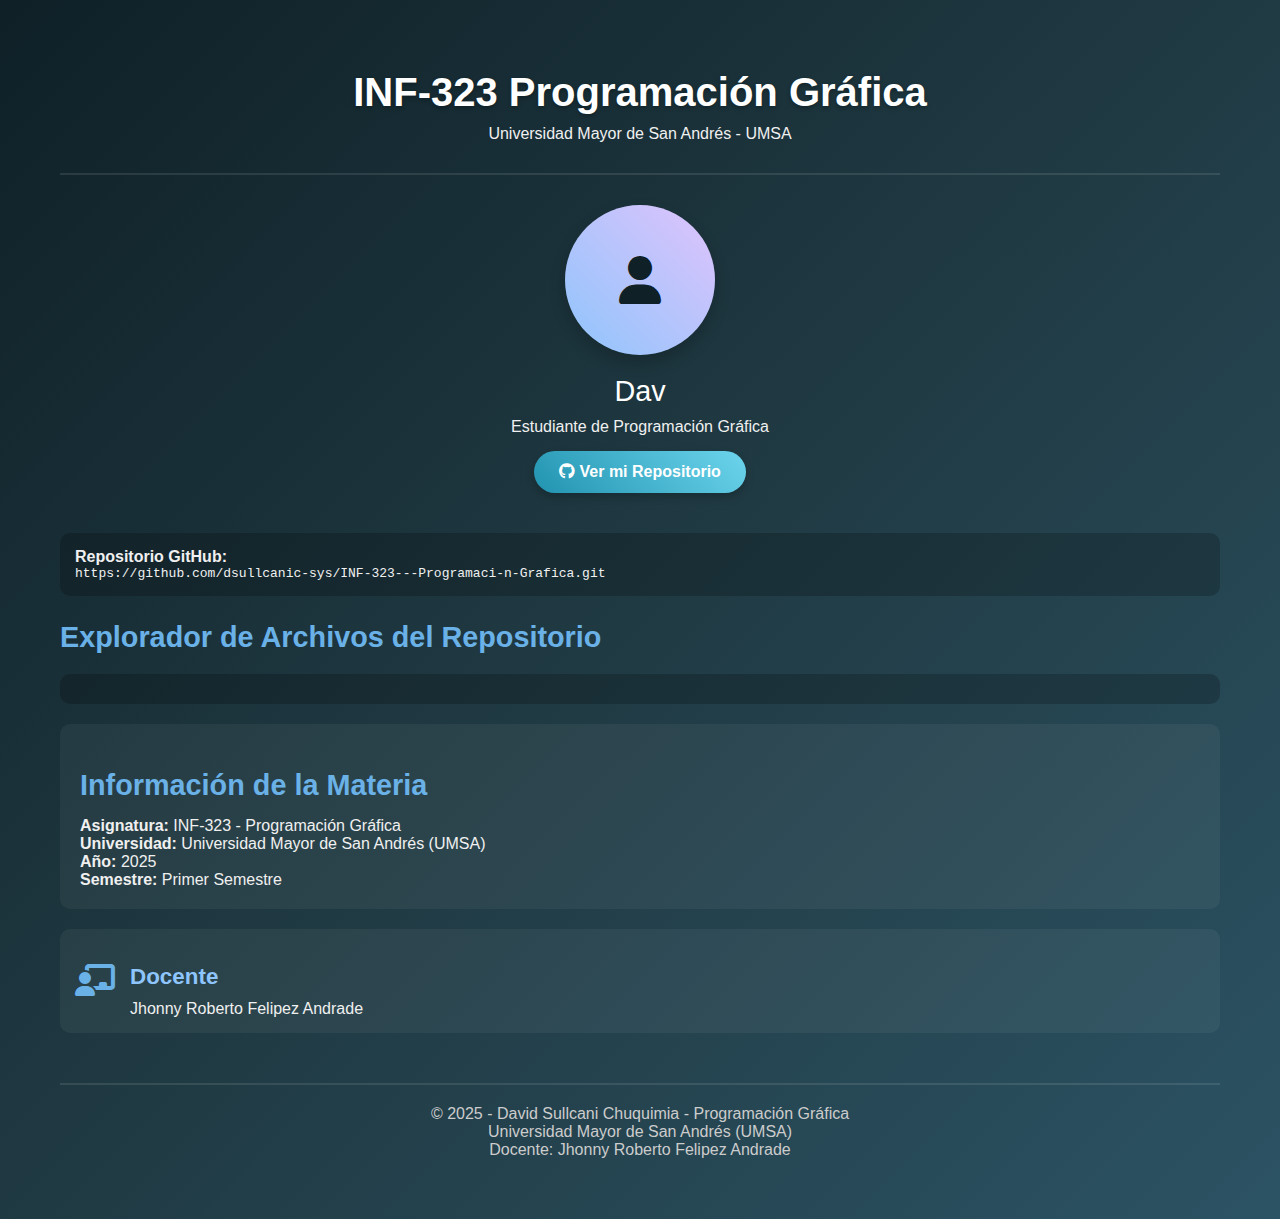
<file: index.html>
<!DOCTYPE html>
<html lang="es">
<head>
<meta charset="UTF-8">
<meta name="viewport" content="width=device-width, initial-scale=1.0">
<title>Programación Gráfica - David Sullcani Chuquimia</title>
<link rel="stylesheet" href="https://cdnjs.cloudflare.com/ajax/libs/font-awesome/6.4.0/css/all.min.css">
<style>
* { margin:0; padding:0; box-sizing:border-box; font-family: 'Segoe UI', Tahoma, Geneva, Verdana, sans-serif;}
body { background: linear-gradient(135deg, #0f2027, #203a43, #2c5364); color:#f0f0f0; min-height:100vh; padding:20px;}
.container { max-width:1200px; margin:0 auto; padding:20px;}
header { text-align:center; padding:30px 0; margin-bottom:30px; border-bottom:2px solid rgba(255,255,255,0.1);}
h1 { font-size:2.5rem; margin-bottom:10px; color:#ffffff; text-shadow:0 2px 4px rgba(0,0,0,0.3);}
h2 { font-size:1.8rem; margin:25px 0 15px; color:#6ab1e7;}
h3 { font-size:1.4rem; margin:20px 0 10px; color:#8ec5fc;}
.profile { display:flex; flex-direction:column; align-items:center; margin-bottom:40px;}
.avatar { width:150px; height:150px; border-radius:50%; background: linear-gradient(45deg, #8ec5fc, #e0c3fc); display:flex; align-items:center; justify-content:center; margin-bottom:20px; font-size:3rem; color:#0f2027; box-shadow:0 8px 16px rgba(0,0,0,0.2);}
.info { text-align:center;}
.name { font-size:1.8rem; margin-bottom:10px; color:#ffffff;}
.github-link { display:inline-block; background: linear-gradient(45deg, #2193b0, #6dd5ed); color:white; padding:12px 25px; border-radius:30px; text-decoration:none; font-weight:bold; margin-top:15px; transition: transform 0.3s, box-shadow 0.3s; box-shadow:0 4px 8px rgba(0,0,0,0.2);}
.github-link:hover { transform: translateY(-3px); box-shadow:0 10px 20px rgba(0,0,0,0.3); background: linear-gradient(45deg, #2193b0, #6dd5ed, #2193b0);}
.repo-info { background: rgba(0,0,0,0.2); padding:15px; border-radius:10px; margin:20px 0; font-family: monospace; word-break: break-all;}
.subject-info { background: rgba(255,255,255,0.05); padding:20px; border-radius:10px; margin:20px 0;}
.teacher-info { display:flex; align-items:center; background: rgba(255,255,255,0.05); padding:15px; border-radius:10px; margin:15px 0;}
.teacher-icon { font-size:2rem; margin-right:15px; color:#6ab1e7;}
footer { text-align:center; margin-top:50px; padding:20px; border-top:2px solid rgba(255,255,255,0.1); color:#cccccc;}

/* Explorador tipo árbol */
.file-explorer { background: rgba(0,0,0,0.2); padding:15px; border-radius:10px; margin:20px 0; font-family: monospace;}
.file-item { padding:5px 10px; border-radius:5px; transition: background 0.2s;}
.file-item:hover { background: rgba(255,255,255,0.1);}
.file-item a { color:#fff; text-decoration:none; font-weight:bold;}
.file-item.dir > span {
    cursor: pointer;
    color: #add8e6;
    transition: color 0.2s;
}
.file-item.dir > span:hover {
    color: #ffffff;
}

.file-item .nested { display:none; margin-left:20px; }
.audio-player { margin-top:5px;}
.file-item i { margin-right:8px;}
</style>
</head>
<body>
<div class="container">
    <!-- CONTENIDO ORIGINAL -->
    <header>
        <h1>INF-323 Programación Gráfica</h1>
        <p>Universidad Mayor de San Andrés - UMSA</p>
    </header>

    <section class="profile">
        <div class="avatar">
            <i class="fas fa-user"></i>
        </div>
        <div class="info">
            <div class="name">David Sullcani Chuquimia</div>
            <p>Estudiante de Programación Gráfica</p>
            <a href="https://github.com/dsullcanic-sys/INF-323---Programaci-n-Grafica.git" class="github-link" target="_blank">
                <i class="fab fa-github"></i> Ver mi Repositorio
            </a>
        </div>
    </section>

    <div class="repo-info">
        <strong>Repositorio GitHub:</strong><br>
        https://github.com/dsullcanic-sys/INF-323---Programaci-n-Grafica.git
    </div>

    <!-- EXPLORADOR TIPO ÁRBOL -->
    <section class="file-explorer-section">
        <h2>Explorador de Archivos del Repositorio</h2>
        <div id="file-list" class="file-explorer"></div>
    </section>

    <section class="content">
        <div class="subject-info">
            <h2>Información de la Materia</h2>
            <p><strong>Asignatura:</strong> INF-323 - Programación Gráfica</p>
            <p><strong>Universidad:</strong> Universidad Mayor de San Andrés (UMSA)</p>
            <p><strong>Año:</strong> 2025</p>
            <p><strong>Semestre:</strong> Primer Semestre</p>
        </div>

        <div class="teacher-info">
            <div class="teacher-icon">
                <i class="fas fa-chalkboard-teacher"></i>
            </div>
            <div>
                <h3>Docente</h3>
                <p>Jhonny Roberto Felipez Andrade</p>
            </div>
        </div>
    </section>

    <footer>
        <p>© 2025 - David Sullcani Chuquimia - Programación Gráfica</p>
        <p>Universidad Mayor de San Andrés (UMSA)</p>
        <p>Docente: Jhonny Roberto Felipez Andrade</p>
    </footer>
</div>

<script>
// Animación escritura
document.addEventListener('DOMContentLoaded', function() {
    const nameElement = document.querySelector('.name');
    const fullName = 'David Sullcani Chuquimia';
    let i = 0;
    function typeWriter() {
        if (i < fullName.length) {
            nameElement.textContent += fullName.charAt(i);
            i++;
            setTimeout(typeWriter, 100);
        }
    }
    nameElement.textContent = '';
    setTimeout(typeWriter, 500);
});

// Explorador tipo árbol
const user = 'dsullcanic-sys';
const repo = 'INF-323---Programaci-n-Grafica';
const branch = 'main';
const baseUrlPages = `https://${user}.github.io/${repo}/`;
const fileListDiv = document.getElementById('file-list');

async function loadTree(path='') {
    const url = `https://api.github.com/repos/${user}/${repo}/contents/${path}?ref=${branch}`;
    const res = await fetch(url);
    const data = await res.json();

    const ul = document.createElement('ul');
    ul.style.listStyle = 'none';
    ul.style.paddingLeft = '0';

    data.forEach(item => {
        // Ignorar index.html en raíz
        if(path === '' && item.name.toLowerCase() === 'index.html') return;

        const li = document.createElement('li');
        li.className = 'file-item';

        if(item.type === 'dir') {
            const span = document.createElement('span');
            span.innerHTML = `<i class="fas fa-folder"></i> ${item.name}`;
            li.appendChild(span);

            const nestedDiv = document.createElement('div');
            nestedDiv.className = 'nested';
            li.appendChild(nestedDiv);

            span.addEventListener('click', () => {
                if(nestedDiv.style.display === 'block') nestedDiv.style.display = 'none';
                else {
                    nestedDiv.innerHTML = ''; // limpiar antes de cargar
                    loadTree(item.path).then(innerUl => nestedDiv.appendChild(innerUl));
                    nestedDiv.style.display = 'block';
                }
            });

        } else if(item.type === 'file') {
            if(item.name.endsWith('.html')) {
                let htmlUrl = baseUrlPages + item.path.replace(/ /g, '%20');
                let displayName = item.name.replace(/\.html$/i,'');
                li.innerHTML = `<i class="fas fa-file-code"></i> <a href="${htmlUrl}" target="_blank">${displayName}</a>`;
            } else if(item.name.endsWith('.mp3')) {
                li.innerHTML = `<i class="fas fa-music"></i> ${item.name} <div class="audio-player"><audio controls src="${item.download_url}"></audio></div>`;
            } else {
                li.innerHTML = `<i class="fas fa-file"></i> ${item.name} <a href="${item.download_url}" target="_blank">Ver/Descargar</a>`;
            }
        }
        ul.appendChild(li);
    });

    return ul;
}

loadTree().then(ul => fileListDiv.appendChild(ul));
</script>
</body>
</html>
</file>
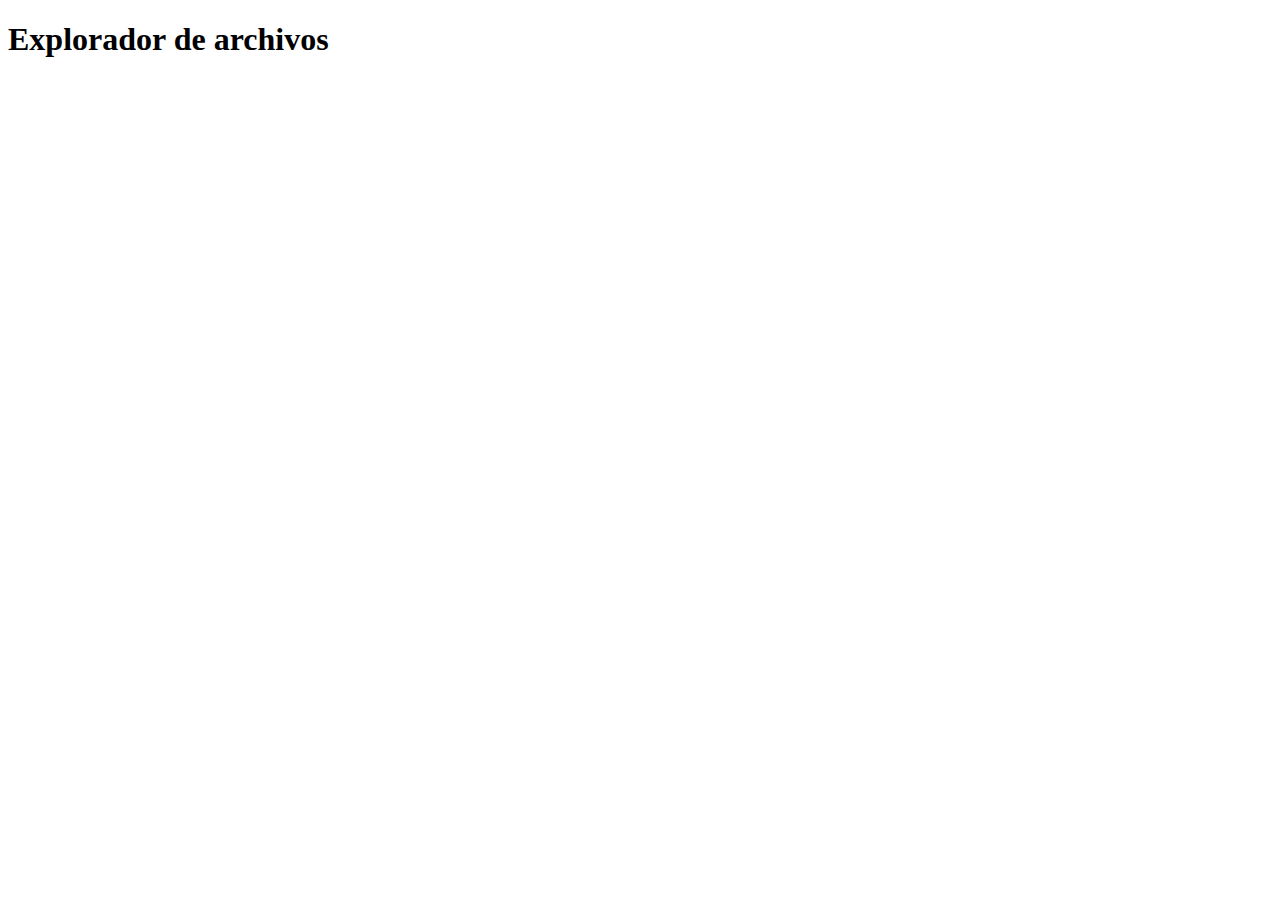
<file: Github/index.html>
<!DOCTYPE html>
<html lang="es">
<head>
    <meta charset="UTF-8">
    <title>Explorador GitHub</title>
</head>
<body>
    <h1>Explorador de archivos</h1>
    <div id="files"></div>
    
    <script>
    // ============================================
    // CONFIGURACION - CAMBIA ESTOS VALORES
    // ============================================
    const user = 'dsullcanic-sys';                  // Tu usuario de GitHub
    const repo = 'INF-323-Programacion-Grafica';    // Nombre de tu repositorio
    const branch = 'main';                          // Rama (main o master)
    
    // URL donde se publican tus archivos (GitHub Pages)
    const baseUrl = `https://${user}.github.io/${repo}/`;
    
    // ============================================
    // CODIGO FUNCIONAL
    // ============================================
    
    // Funcion para cargar archivos y carpetas
    async function cargar(ruta = '') {
        // API de GitHub para obtener contenido
        const url = `https://api.github.com/repos/${user}/${repo}/contents/${ruta}?ref=${branch}`;
        const res = await fetch(url);
        const items = await res.json();
        
        // Crear lista HTML
        const ul = document.createElement('ul');
        
        // Recorrer cada elemento
        items.forEach(item => {
            const li = document.createElement('li');
            
            if (item.type === 'dir') {
                // CARPETA: mostrar nombre y cargar contenido dentro
                li.innerHTML = `📁 ${item.name}`;
                const sub = document.createElement('div');
                li.appendChild(sub);
                cargar(item.path).then(subUl => sub.appendChild(subUl));
            } else {
                // ARCHIVO: crear enlace directo
                li.innerHTML = `<a href="${baseUrl}${item.path}" target="_blank">📄 ${item.name}</a>`;
            }
            
            ul.appendChild(li);
        });
        
        return ul;
    }
    
    // Iniciar cargando la raíz del repositorio
    cargar().then(ul => document.getElementById('files').appendChild(ul));
    </script>
</body>
</html>
</file>
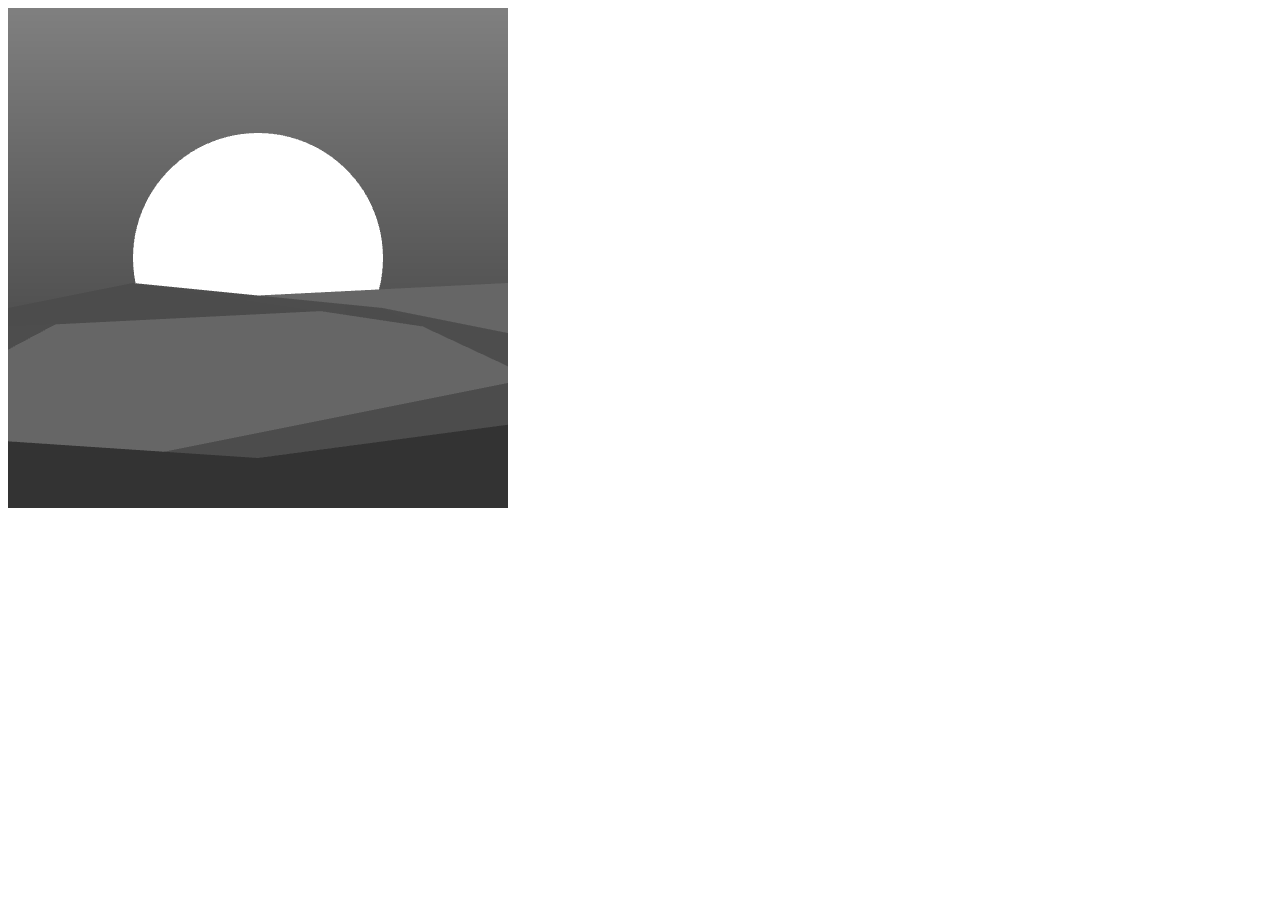
<file: escena1.html>
<!DOCTYPE html>
<html>
<head></head>
<body>
<canvas id="webglcanvas" width="500" height="500" style="border:none"></canvas>

<script id="vs" type="vertex">
    #version 300 es
    uniform mat4 uMatrizProyeccion;
    uniform mat4 uMatrizVista;
    uniform mat4 uMatrizModelo;

    layout (location = 0) in vec2 aVertices;
    layout (location = 1) in vec4 aColores;

    out vec4 vColores;

    void main() {
        vColores = aColores;
        gl_Position = uMatrizProyeccion * uMatrizVista * uMatrizModelo * vec4(aVertices, 0.0, 1.0);
    }
</script>

<script id="fs" type="fragment">
    #version 300 es
    precision mediump float;
    in vec4 vColores;
    out vec4 color;
    void main() {
        color = vColores;
    }
</script>

<script>
let gl, canvas;
let uMatrizProyeccion, uMatrizVista, uMatrizModelo;
let MatrizProyeccion = new Array(16);
let MatrizVista = new Array(16);
let MatrizModelo = new Array(16);

// Matriz identidad
function identidad(r){
    r[0]=1;  r[4]=0;  r[8]=0;  r[12]=0;
    r[1]=0;  r[5]=1;  r[9]=0;  r[13]=0;
    r[2]=0;  r[6]=0;  r[10]=1; r[14]=0;
    r[3]=0;  r[7]=0;  r[11]=0; r[15]=1;
}

// Traslación
function traslacion(matriz, tx, ty, tz){
    let r = new Array(16);
    r[0]=1; r[4]=0; r[8]=0; r[12]=tx;
    r[1]=0; r[5]=1; r[9]=0; r[13]=ty;
    r[2]=0; r[6]=0; r[10]=1; r[14]=tz;
    r[3]=0; r[7]=0; r[11]=0; r[15]=1;
    multiplica(matriz, matriz, r);
}

// Proyección ortogonal
function ortho(r, izq, der, abj, arr, cerca, lejos){
    r[0] = 2/(der-izq); r[4]=0; r[8]=0; r[12]=-(der+izq)/(der-izq);
    r[1] = 0; r[5]=2/(arr-abj); r[9]=0; r[13]=-(arr+abj)/(arr-abj);
    r[2] = 0; r[6]=0; r[10]=-2/(lejos-cerca); r[14]=-(lejos+cerca)/(lejos-cerca);
    r[3] = 0; r[7]=0; r[11]=0; r[15]=1;
}

// Multiplicación 4x4
function multiplica(c, a, b){
    let r = new Array(16);
    for(let i=0;i<4;i++){
        for(let j=0;j<4;j++){
            let s=0;
            for(let k=0;k<4;k++) s += a[i + k*4] * b[k + j*4];
            r[i + j*4] = s;
        }
    }
    for(let i=0;i<16;i++) c[i] = r[i];
}

// Crear forma
function createShape(vertices, colors){
    const vao = gl.createVertexArray();
    gl.bindVertexArray(vao);

    const vbo = gl.createBuffer();
    gl.bindBuffer(gl.ARRAY_BUFFER, vbo);
    gl.bufferData(gl.ARRAY_BUFFER, new Float32Array(vertices), gl.STATIC_DRAW);
    gl.enableVertexAttribArray(0);
    gl.vertexAttribPointer(0, 2, gl.FLOAT, false, 0, 0);

    const cbo = gl.createBuffer();
    gl.bindBuffer(gl.ARRAY_BUFFER, cbo);
    gl.bufferData(gl.ARRAY_BUFFER, new Float32Array(colors), gl.STATIC_DRAW);
    gl.enableVertexAttribArray(1);
    gl.vertexAttribPointer(1, 4, gl.FLOAT, false, 0, 0);

    gl.bindVertexArray(null);
    return {vao: vao, count: vertices.length/2};
}

// Crear círculo
function circle(radius, r, g, b, a, segments=100){
    const verts = [0,0];
    const cols = [r,g,b,a];
    for(let i=0;i<=segments;i++){
        const ang = i * Math.PI*2 / segments;
        verts.push(Math.cos(ang)*radius);
        verts.push(Math.sin(ang)*radius);
        cols.push(r,g,b,a);
    }
    return createShape(verts, cols);
}

// Colores
function fillColors(nVertices, rgba){
    const out=[];
    for(let i=0;i<nVertices;i++) out.push(rgba[0],rgba[1],rgba[2],rgba[3]);
    return out;
}

function main(){
    canvas = document.getElementById("webglcanvas");
    gl = canvas.getContext("webgl2");
    gl.viewport(0,0,canvas.width,canvas.height);

    // shaders
    const vs = gl.createShader(gl.VERTEX_SHADER);
    gl.shaderSource(vs, document.getElementById("vs").text.trim());
    gl.compileShader(vs);
    const fs = gl.createShader(gl.FRAGMENT_SHADER);
    gl.shaderSource(fs, document.getElementById("fs").text.trim());
    gl.compileShader(fs);

    const prog = gl.createProgram();
    gl.attachShader(prog, vs);
    gl.attachShader(prog, fs);
    gl.linkProgram(prog);
    gl.useProgram(prog);

    uMatrizProyeccion = gl.getUniformLocation(prog,"uMatrizProyeccion");
    uMatrizVista = gl.getUniformLocation(prog,"uMatrizVista");
    uMatrizModelo = gl.getUniformLocation(prog,"uMatrizModelo");

    const aspect = canvas.width / canvas.height;
    ortho(MatrizProyeccion,-aspect,aspect,-1,1,-1,1);
    gl.uniformMatrix4fv(uMatrizProyeccion,false,MatrizProyeccion);

    identidad(MatrizVista);
    gl.uniformMatrix4fv(uMatrizVista,false,MatrizVista);

    gl.clearColor(0.04,0.06,0.17,1);
    gl.clear(gl.COLOR_BUFFER_BIT);
    gl.enable(gl.BLEND);
    gl.blendFunc(gl.SRC_ALPHA, gl.ONE_MINUS_SRC_ALPHA);

    // fondo
    const bgVertices = [
        -aspect,-1,
         aspect,-1,
        -aspect, 1,
         aspect, 1
    ];
    const bgColors = [
        0.2,0.2,0.2,1,
        0.2,0.2,0.2,1,
        0.5,0.5,0.5,1,
        0.5,0.5,0.5,1
    ];
    const bg = createShape(bgVertices,bgColors);

    // sol
    const sun = circle(0.5,1,1,1,1);
    const glow = circle(1.2,1,1,1,0);

    // montañas
    const layer1 = createShape([
        -2,-1,
        -1,-0.1,
         1,-0.2,
         1, 0,
         2,-0.6,
        -2,-1,
         2,-1
    ], fillColors(7,[0.4,0.4,0.4,1])); // montaña 1

    const layer2 = createShape([
        -2, -0.8,
        -1.5,-0.2,
        -0.5,0,
         0.5,-0.1,
         1.5,-0.3,
         2,-0.8,
        -2,-1,
         2,-1
    ], fillColors(9,[0.3,0.3,0.3,1])); // montaña 2

    const layer3 = createShape([
        -2,-1,
        -1.5,-0.6,
         0,-0.7,
         1.5,-0.5,
         2,-1
    ], fillColors(5,[0.2,0.2,0.2,1])); // montaña 3

    // dibujar
    identidad(MatrizModelo);
    gl.uniformMatrix4fv(uMatrizModelo,false,MatrizModelo);
    gl.bindVertexArray(bg.vao);
    gl.drawArrays(gl.TRIANGLE_STRIP,0,bg.count);

    identidad(MatrizModelo);
    gl.uniformMatrix4fv(uMatrizModelo,false,MatrizModelo);
    gl.bindVertexArray(glow.vao);
    gl.drawArrays(gl.TRIANGLE_FAN,0,glow.count);

    identidad(MatrizModelo);
    gl.uniformMatrix4fv(uMatrizModelo,false,MatrizModelo);
    gl.bindVertexArray(sun.vao);
    gl.drawArrays(gl.TRIANGLE_FAN,0,sun.count);

    identidad(MatrizModelo); traslacion(MatrizModelo,0,-0.1,0);
    gl.uniformMatrix4fv(uMatrizModelo,false,MatrizModelo);
    gl.bindVertexArray(layer1.vao);
    gl.drawArrays(gl.TRIANGLE_STRIP,0,layer1.count);

    identidad(MatrizModelo); traslacion(MatrizModelo,0,-0.1,0);
    gl.uniformMatrix4fv(uMatrizModelo,false,MatrizModelo);
    gl.bindVertexArray(layer2.vao);
    gl.drawArrays(gl.TRIANGLE_STRIP,0,layer2.count);

    identidad(MatrizModelo); traslacion(MatrizModelo,0,-0.1,0);
    gl.uniformMatrix4fv(uMatrizModelo,false,MatrizModelo);
    gl.bindVertexArray(layer3.vao);
    gl.drawArrays(gl.TRIANGLE_FAN,0,layer3.count);

    gl.bindVertexArray(null);
}

window.onload = main;
</script>
</body>
</html>
</file>
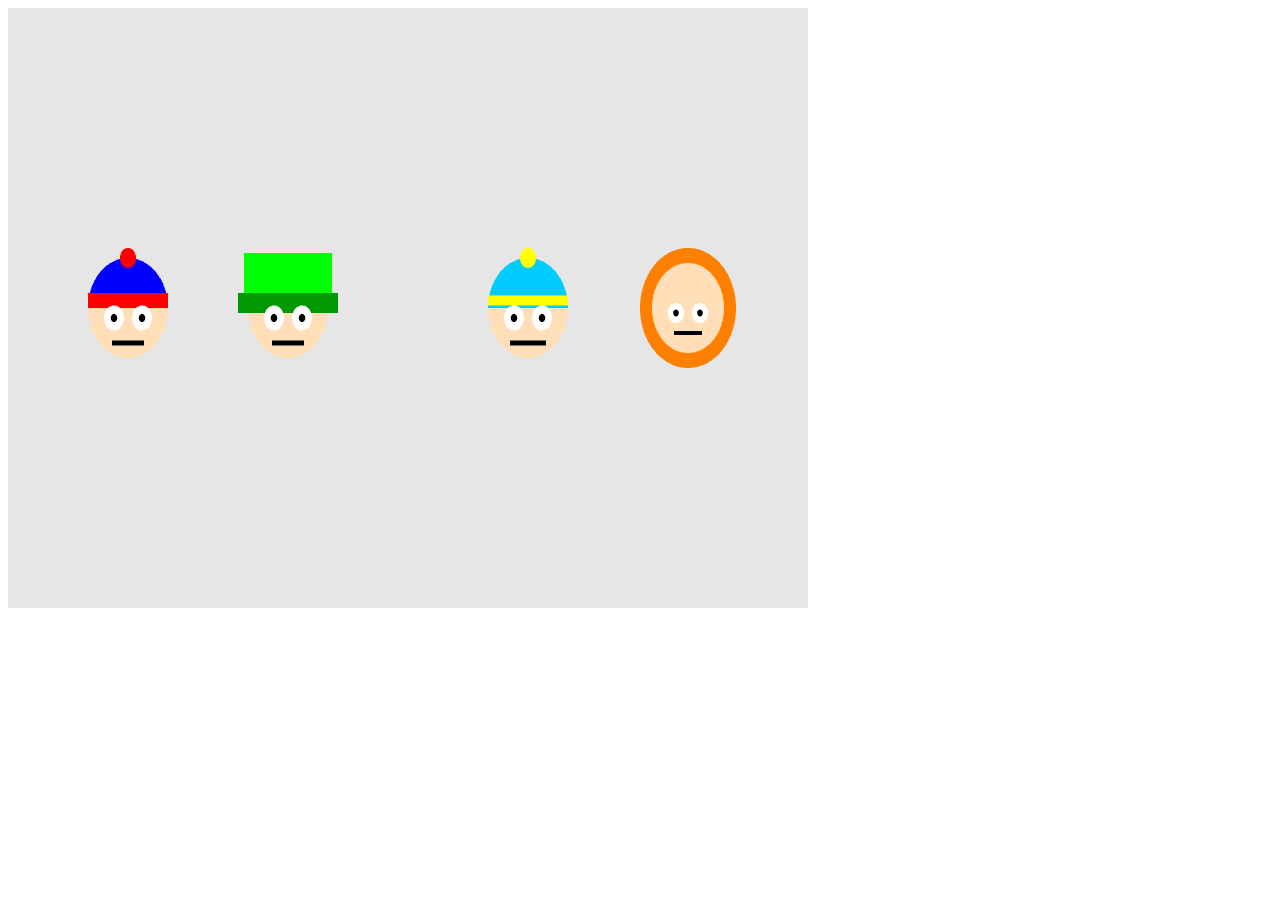
<file: escena2.html>
<!DOCTYPE html>
<head></head>
<body>
<canvas id="webglcanvas" style="border: none" width="800" height="600"></canvas>
<script id="vs" type="vertex">
#version 300 es
uniform mat4 uMatrizProyeccion;
uniform mat4 uMatrizVista;
uniform mat4 uMatrizModelo;
layout(location=0) in vec2 aVertices;
layout(location=1) in vec4 aColores;
out vec4 vColores;
void main() {
    vColores = aColores;
    gl_Position = uMatrizProyeccion * uMatrizVista * uMatrizModelo * vec4(aVertices, 0.0, 1.0);
}
</script>
<script id="fs" type="fragment">
#version 300 es
precision mediump float;
in vec4 vColores;
out vec4 color;
void main() {
    color = vColores;
}
</script>
<script>
let gl, uMatrizProyeccion, uMatrizVista, uMatrizModelo;
let MatrizProyeccion = new Array(16);
let MatrizVista = new Array(16);
let MatrizModelo = new Array(16);

// ---------------- MATRICES ----------------
function identidad(r){
  r[0]=1;r[4]=0;r[8]=0;r[12]=0;
  r[1]=0;r[5]=1;r[9]=0;r[13]=0;
  r[2]=0;r[6]=0;r[10]=1;r[14]=0;
  r[3]=0;r[7]=0;r[11]=0;r[15]=1;
}
function ortho(r, izq, der, abj, arr, cerca, lejos){
  r[0] = 2/(der-izq); r[4]=0; r[8]=0; r[12]=-(der+izq)/(der-izq);
  r[1] = 0; r[5]=2/(arr-abj); r[9]=0; r[13]=-(arr+abj)/(arr-abj);
  r[2] = 0; r[6]=0; r[10]=-2/(lejos-cerca); r[14]=-(lejos+cerca)/(lejos-cerca);
  r[3] = 0; r[7]=0; r[11]=0; r[15]=1;
}
function multiplica(c,a,b){
  let r=new Array(16);
  for(let i=0;i<4;i++){
    for(let j=0;j<4;j++){
      let s=0;
      for(let k=0;k<4;k++) s+=a[i+k*4]*b[k+j*4];
      r[i+j*4]=s;
    }
  }
  for(let i=0;i<16;i++) c[i]=r[i];
}

// ---------------- CREAR FIGURAS ----------------
function crearFigura({tipo, ancho=1, alto=1, radio=1, cx=0, cy=0, sx=1, sy=1, angulo=0, angInicio=0, angFin=360, r=1,g=1,b=1}){
  let vertices=[], colores=[];
  if(tipo==='circulo'){
    for(let i=angInicio;i<=angFin;i++){
      vertices.push(cx + sx*radio*Math.cos(i*Math.PI/180));
      vertices.push(cy + sy*radio*Math.sin(i*Math.PI/180));
      colores.push(r,g,b,1);
    }
    return {vao: crearVAO(vertices,colores), count: vertices.length/2, mode: gl.TRIANGLE_FAN};
  }
  if(tipo==='rectangulo'){
    let w = ancho/2*sx, h = alto/2*sy;
    vertices = [cx-w,cy-h, cx+w,cy-h, cx+w,cy+h, cx-w,cy+h];
    for(let i=0;i<4;i++) colores.push(r,g,b,1);
    return {vao: crearVAO(vertices,colores), count:4, mode: gl.TRIANGLE_FAN};
  }
  if(tipo==='triangulo'){
    let h = alto/2;
    vertices = [cx,cy+h, cx-ancho/2,cy-h, cx+ancho/2,cy-h];
    for(let i=0;i<3;i++) colores.push(r,g,b,1);
    return {vao: crearVAO(vertices,colores), count:3, mode: gl.TRIANGLES};
  }
}

// Función auxiliar VAO
function crearVAO(vertices,colores){
  let vao=gl.createVertexArray();
  gl.bindVertexArray(vao);
  let bufferV=gl.createBuffer();
  gl.bindBuffer(gl.ARRAY_BUFFER,bufferV);
  gl.bufferData(gl.ARRAY_BUFFER,new Float32Array(vertices),gl.STATIC_DRAW);
  gl.enableVertexAttribArray(0);
  gl.vertexAttribPointer(0,2,gl.FLOAT,false,0,0);
  let bufferC=gl.createBuffer();
  gl.bindBuffer(gl.ARRAY_BUFFER,bufferC);
  gl.bufferData(gl.ARRAY_BUFFER,new Float32Array(colores),gl.STATIC_DRAW);
  gl.enableVertexAttribArray(1);
  gl.vertexAttribPointer(1,4,gl.FLOAT,false,0,0);
  gl.bindVertexArray(null);
  return vao;
}

// ---------------- DRAW ----------------
function drawFigura(fig){
  gl.bindVertexArray(fig.vao);
  gl.uniformMatrix4fv(uMatrizModelo,false,MatrizModelo);
  gl.drawArrays(fig.mode,0,fig.count);
  gl.bindVertexArray(null);
}

// ---------------- MAIN ----------------
function main(){
  let canvas = document.getElementById("webglcanvas");
  gl = canvas.getContext("webgl2");
  if(!gl){alert("WebGL2 no soportado"); return;}

  let vs=gl.createShader(gl.VERTEX_SHADER);
  gl.shaderSource(vs,document.getElementById("vs").text.trim());
  gl.compileShader(vs);
  let fs=gl.createShader(gl.FRAGMENT_SHADER);
  gl.shaderSource(fs,document.getElementById("fs").text.trim());
  gl.compileShader(fs);
  let prog=gl.createProgram();
  gl.attachShader(prog,vs); gl.attachShader(prog,fs);
  gl.linkProgram(prog); gl.useProgram(prog);

  uMatrizProyeccion = gl.getUniformLocation(prog,"uMatrizProyeccion");
  uMatrizVista = gl.getUniformLocation(prog,"uMatrizVista");
  uMatrizModelo = gl.getUniformLocation(prog,"uMatrizModelo");

  ortho(MatrizProyeccion,-10,10,-6,6,-1,1);
  identidad(MatrizVista);
  identidad(MatrizModelo);
  gl.uniformMatrix4fv(uMatrizProyeccion,false,MatrizProyeccion);
  gl.uniformMatrix4fv(uMatrizVista,false,MatrizVista);

  gl.clearColor(0.9,0.9,0.9,1);
  gl.clear(gl.COLOR_BUFFER_BIT);

  // ---------------- PERSONAJES ----------------
  // Stan
  let cabezaStan = crearFigura({tipo:'circulo', radio:1, cx:-7, cy:0, r:1,g:0.87,b:0.72});
  let gorroAzulStan = crearFigura({tipo:'circulo', radio:1, cx:-7, cy:0, angInicio:0, angFin:180, r:0,g:0,b:1});
  let bandaRojaStan = crearFigura({tipo:'rectangulo', ancho:2, alto:0.3, cx:-7, cy:0.15, r:1,g:0,b:0});
  let pomponStan = crearFigura({tipo:'circulo', radio:0.2, cx:-7, cy:1, r:1,g:0,b:0});
  let ojoIzqStan = crearFigura({tipo:'circulo', radio:0.25, cx:-7.35, cy:-0.2, r:1,g:1,b:1});
  let pupilaIzqStan = crearFigura({tipo:'circulo', radio:0.08, cx:-7.35, cy:-0.2, r:0,g:0,b:0});
  let ojoDerStan = crearFigura({tipo:'circulo', radio:0.25, cx:-6.65, cy:-0.2, r:1,g:1,b:1});
  let pupilaDerStan = crearFigura({tipo:'circulo', radio:0.08, cx:-6.65, cy:-0.2, r:0,g:0,b:0});
  let bocaStan = crearFigura({tipo:'rectangulo', ancho:0.8, alto:0.1, cx:-7, cy:-0.7, r:0,g:0,b:0});

  drawFigura(cabezaStan);
  drawFigura(gorroAzulStan);
  drawFigura(bandaRojaStan);
  drawFigura(pomponStan);
  drawFigura(ojoIzqStan);
  drawFigura(pupilaIzqStan);
  drawFigura(ojoDerStan);
  drawFigura(pupilaDerStan);
  drawFigura(bocaStan);

  // Kyle
  let cabezaKyle = crearFigura({tipo:'circulo', radio:1, cx:-3, cy:0, r:1,g:0.87,b:0.72});
  let gorroVerdeKyle = crearFigura({tipo:'rectangulo', ancho:2.2, alto:1.2, cx:-3, cy:0.5, r:0,g:1,b:0});
  let orejerasKyle = crearFigura({tipo:'rectangulo', ancho:2.5, alto:0.4, cx:-3, cy:0.1, r:0,g:0.6,b:0});
  let ojoIzqKyle = crearFigura({tipo:'circulo', radio:0.25, cx:-3.35, cy:-0.2, r:1,g:1,b:1});
  let pupilaIzqKyle = crearFigura({tipo:'circulo', radio:0.08, cx:-3.35, cy:-0.2, r:0,g:0,b:0});
  let ojoDerKyle = crearFigura({tipo:'circulo', radio:0.25, cx:-2.65, cy:-0.2, r:1,g:1,b:1});
  let pupilaDerKyle = crearFigura({tipo:'circulo', radio:0.08, cx:-2.65, cy:-0.2, r:0,g:0,b:0});
  let bocaKyle = crearFigura({tipo:'rectangulo', ancho:0.8, alto:0.1, cx:-3, cy:-0.7, r:0,g:0,b:0});

  drawFigura(cabezaKyle);
  drawFigura(gorroVerdeKyle);
  drawFigura(orejerasKyle);
  drawFigura(ojoIzqKyle);
  drawFigura(pupilaIzqKyle);
  drawFigura(ojoDerKyle);
  drawFigura(pupilaDerKyle);
  drawFigura(bocaKyle);

  // Cartman
  let cabezaCartman = crearFigura({tipo:'circulo', radio:1, cx:3, cy:0, r:1,g:0.87,b:0.72});
  let gorroCelesteCartman = crearFigura({tipo:'circulo', radio:1, cx:3, cy:0, angInicio:0, angFin:180, r:0,g:0.8,b:1});
  let bandaAmarillaCartman = crearFigura({tipo:'rectangulo', ancho:2, alto:0.2, cx:3, cy:0.15, r:1,g:1,b:0});
  let pomponCartman = crearFigura({tipo:'circulo', radio:0.2, cx:3, cy:1, r:1,g:1,b:0});
  let ojoIzqCartman = crearFigura({tipo:'circulo', radio:0.25, cx:2.65, cy:-0.2, r:1,g:1,b:1});
  let pupilaIzqCartman = crearFigura({tipo:'circulo', radio:0.08, cx:2.65, cy:-0.2, r:0,g:0,b:0});
  let ojoDerCartman = crearFigura({tipo:'circulo', radio:0.25, cx:3.35, cy:-0.2, r:1,g:1,b:1});
  let pupilaDerCartman = crearFigura({tipo:'circulo', radio:0.08, cx:3.35, cy:-0.2, r:0,g:0,b:0});
  let bocaCartman = crearFigura({tipo:'rectangulo', ancho:0.9, alto:0.1, cx:3, cy:-0.7, r:0,g:0,b:0});

  drawFigura(cabezaCartman);
  drawFigura(gorroCelesteCartman);
  drawFigura(bandaAmarillaCartman);
  drawFigura(pomponCartman);
  drawFigura(ojoIzqCartman);
  drawFigura(pupilaIzqCartman);
  drawFigura(ojoDerCartman);
  drawFigura(pupilaDerCartman);
  drawFigura(bocaCartman);

  // Kenny
  let capuchaKenny = crearFigura({tipo:'circulo', radio:1.2, cx:7, cy:0, r:1,g:0.5,b:0});
  let caraKenny = crearFigura({tipo:'circulo', radio:0.9, cx:7, cy:0, r:1,g:0.87,b:0.72});
  let ojoIzqKenny = crearFigura({tipo:'circulo', radio:0.2, cx:6.7, cy:-0.1, r:1,g:1,b:1});
  let pupilaIzqKenny = crearFigura({tipo:'circulo', radio:0.07, cx:6.7, cy:-0.1, r:0,g:0,b:0});
  let ojoDerKenny = crearFigura({tipo:'circulo', radio:0.2, cx:7.3, cy:-0.1, r:1,g:1,b:1});
  let pupilaDerKenny = crearFigura({tipo:'circulo', radio:0.07, cx:7.3, cy:-0.1, r:0,g:0,b:0});
  let bocaKenny = crearFigura({tipo:'rectangulo', ancho:0.7, alto:0.08, cx:7, cy:-0.5, r:0,g:0,b:0});

  drawFigura(capuchaKenny);
  drawFigura(caraKenny);
  drawFigura(ojoIzqKenny);
  drawFigura(pupilaIzqKenny);
  drawFigura(ojoDerKenny);
  drawFigura(pupilaDerKenny);
  drawFigura(bocaKenny);

}

window.onload = main;
</script>
</body>
</html>
</file>
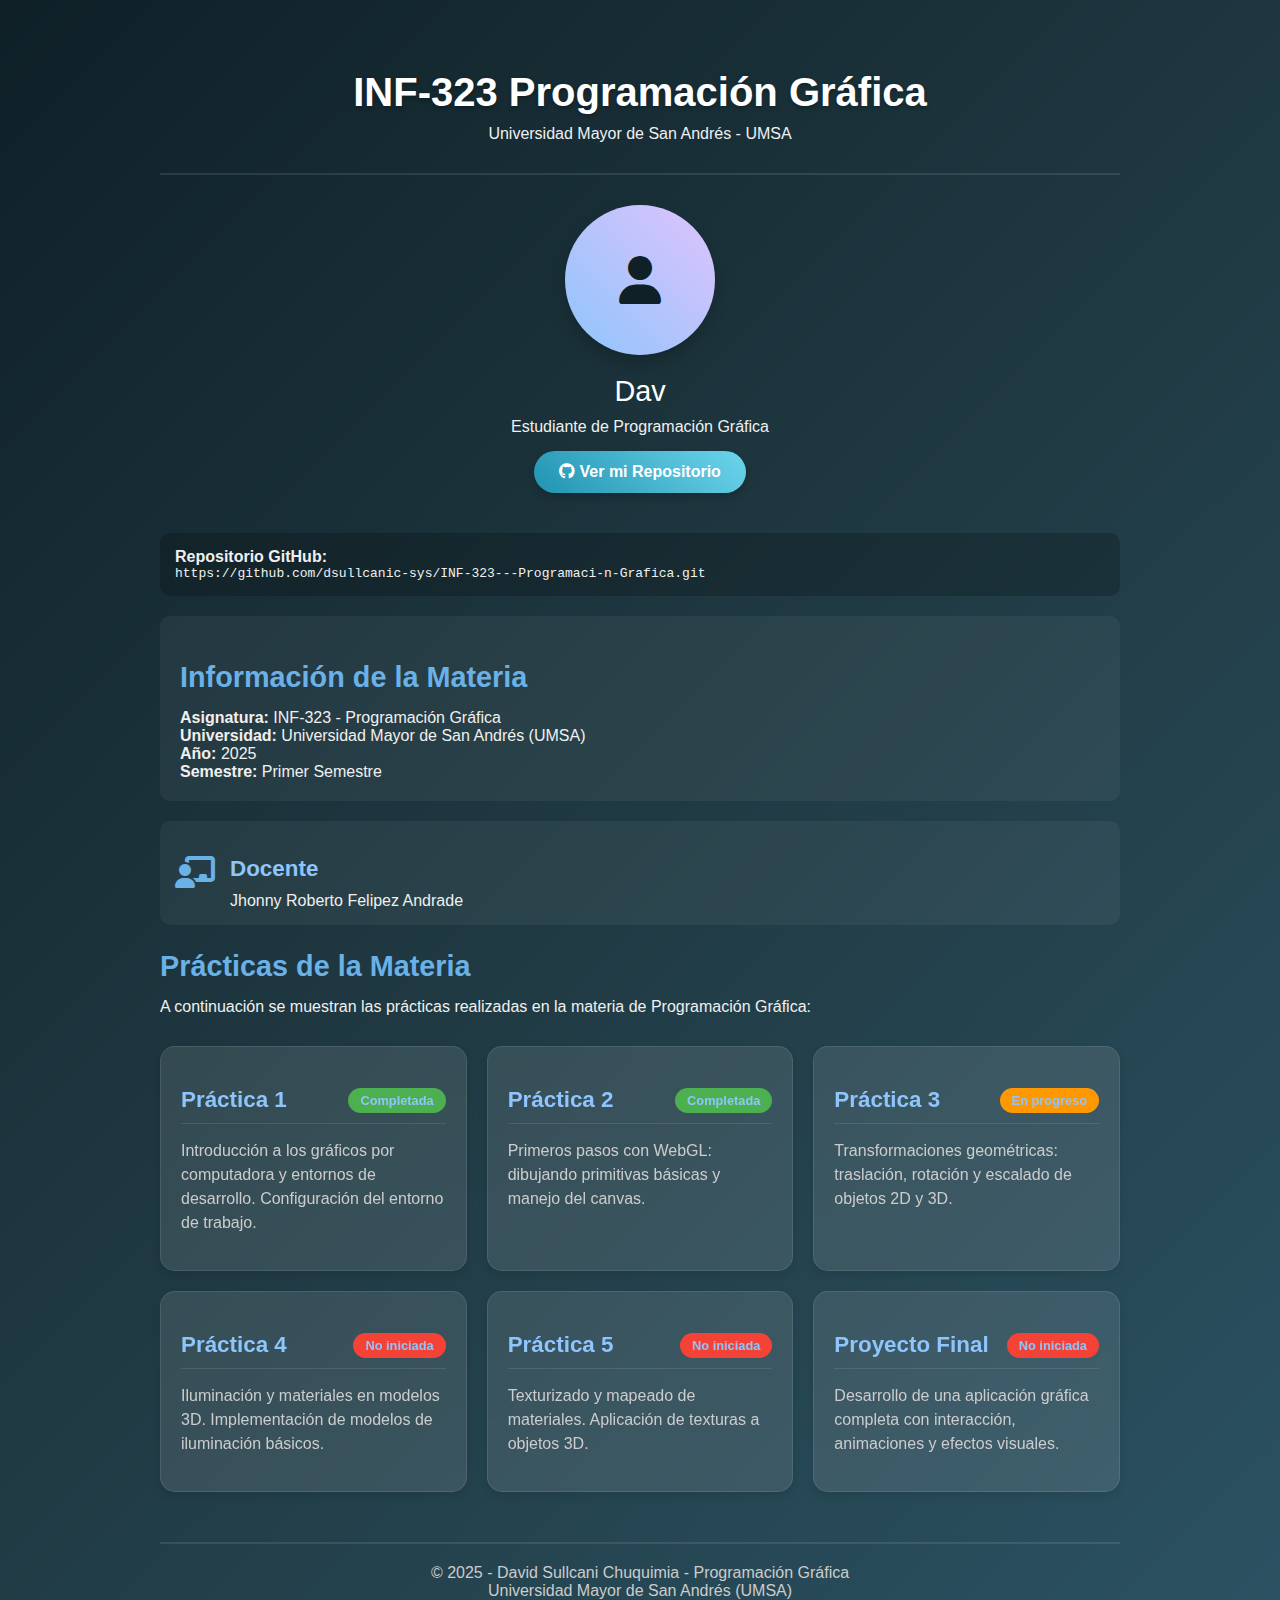
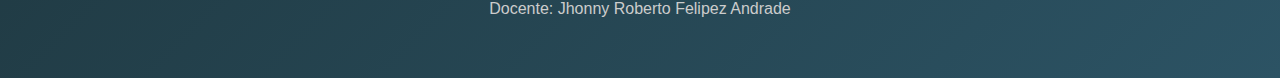
<file: presentacion.html>
<!DOCTYPE html>
<html lang="es">
<head>
    <meta charset="UTF-8">
    <meta name="viewport" content="width=device-width, initial-scale=1.0">
    <title>Programación Gráfica - David Sullcani Chuquimia</title>
    <link rel="stylesheet" href="https://cdnjs.cloudflare.com/ajax/libs/font-awesome/6.4.0/css/all.min.css">
    <style>
        * {
            margin: 0;
            padding: 0;
            box-sizing: border-box;
            font-family: 'Segoe UI', Tahoma, Geneva, Verdana, sans-serif;
        }
        
        body {
            background: linear-gradient(135deg, #0f2027, #203a43, #2c5364);
            color: #f0f0f0;
            min-height: 100vh;
            padding: 20px;
        }
        
        .container {
            max-width: 1000px;
            margin: 0 auto;
            padding: 20px;
        }
        
        header {
            text-align: center;
            padding: 30px 0;
            margin-bottom: 30px;
            border-bottom: 2px solid rgba(255, 255, 255, 0.1);
        }
        
        h1 {
            font-size: 2.5rem;
            margin-bottom: 10px;
            color: #ffffff;
            text-shadow: 0 2px 4px rgba(0, 0, 0, 0.3);
        }
        
        h2 {
            font-size: 1.8rem;
            margin: 25px 0 15px;
            color: #6ab1e7;
        }
        
        h3 {
            font-size: 1.4rem;
            margin: 20px 0 10px;
            color: #8ec5fc;
        }
        
        .profile {
            display: flex;
            flex-direction: column;
            align-items: center;
            margin-bottom: 40px;
        }
        
        .avatar {
            width: 150px;
            height: 150px;
            border-radius: 50%;
            background: linear-gradient(45deg, #8ec5fc, #e0c3fc);
            display: flex;
            align-items: center;
            justify-content: center;
            margin-bottom: 20px;
            font-size: 3rem;
            color: #0f2027;
            box-shadow: 0 8px 16px rgba(0, 0, 0, 0.2);
        }
        
        .info {
            text-align: center;
        }
        
        .name {
            font-size: 1.8rem;
            margin-bottom: 10px;
            color: #ffffff;
        }
        
        .github-link {
            display: inline-block;
            background: linear-gradient(45deg, #2193b0, #6dd5ed);
            color: white;
            padding: 12px 25px;
            border-radius: 30px;
            text-decoration: none;
            font-weight: bold;
            margin-top: 15px;
            transition: transform 0.3s, box-shadow 0.3s;
            box-shadow: 0 4px 8px rgba(0, 0, 0, 0.2);
        }
        
        .github-link:hover {
            transform: translateY(-3px);
            box-shadow: 0 10px 20px rgba(0, 0, 0, 0.3);
            background: linear-gradient(45deg, #2193b0, #6dd5ed, #2193b0);
        }
        
        .practices {
            display: grid;
            grid-template-columns: repeat(auto-fill, minmax(300px, 1fr));
            gap: 20px;
            margin-top: 30px;
        }
        
        .practice-card {
            background: rgba(255, 255, 255, 0.1);
            border-radius: 15px;
            padding: 20px;
            transition: transform 0.3s;
            backdrop-filter: blur(10px);
            border: 1px solid rgba(255, 255, 255, 0.1);
            box-shadow: 0 4px 8px rgba(0, 0, 0, 0.1);
        }
        
        .practice-card:hover {
            transform: translateY(-5px);
            background: rgba(255, 255, 255, 0.15);
            box-shadow: 0 8px 16px rgba(0, 0, 0, 0.2);
        }
        
        .practice-card h3 {
            color: #8ec5fc;
            margin-bottom: 15px;
            border-bottom: 1px solid rgba(255, 255, 255, 0.1);
            padding-bottom: 10px;
            display: flex;
            justify-content: space-between;
            align-items: center;
        }
        
        .practice-card p {
            color: #cccccc;
            margin-bottom: 15px;
            line-height: 1.5;
        }
        
        .status {
            display: inline-block;
            padding: 5px 12px;
            border-radius: 20px;
            font-size: 0.8rem;
            font-weight: bold;
        }
        
        .completed {
            background-color: #4caf50;
        }
        
        .in-progress {
            background-color: #ff9800;
        }
        
        .not-started {
            background-color: #f44336;
        }
        
        .repo-info {
            background: rgba(0, 0, 0, 0.2);
            padding: 15px;
            border-radius: 10px;
            margin: 20px 0;
            font-family: monospace;
            word-break: break-all;
        }
        
        footer {
            text-align: center;
            margin-top: 50px;
            padding: 20px;
            border-top: 2px solid rgba(255, 255, 255, 0.1);
            color: #cccccc;
        }
        
        .subject-info {
            background: rgba(255, 255, 255, 0.05);
            padding: 20px;
            border-radius: 10px;
            margin: 20px 0;
        }
        
        .teacher-info {
            display: flex;
            align-items: center;
            background: rgba(255, 255, 255, 0.05);
            padding: 15px;
            border-radius: 10px;
            margin: 15px 0;
        }
        
        .teacher-icon {
            font-size: 2rem;
            margin-right: 15px;
            color: #6ab1e7;
        }
        
        @media (max-width: 768px) {
            .practices {
                grid-template-columns: 1fr;
            }
            
            h1 {
                font-size: 2rem;
            }
            
            h2 {
                font-size: 1.5rem;
            }
            
            .avatar {
                width: 120px;
                height: 120px;
                font-size: 2.5rem;
            }
            
            .teacher-info {
                flex-direction: column;
                text-align: center;
            }
            
            .teacher-icon {
                margin-right: 0;
                margin-bottom: 10px;
            }
        }
    </style>
</head>
<body>
    <div class="container">
        <header>
            <h1>INF-323 Programación Gráfica</h1>
            <p>Universidad Mayor de San Andrés - UMSA</p>
        </header>
        
        <section class="profile">
            <div class="avatar">
                <i class="fas fa-user"></i>
            </div>
            <div class="info">
                <div class="name">David Sullcani Chuquimia</div>
                <p>Estudiante de Programación Gráfica</p>
                <a href="https://github.com/dsullcanic-sys/INF-323---Programaci-n-Grafica.git" class="github-link" target="_blank">
                    <i class="fab fa-github"></i> Ver mi Repositorio
                </a>
            </div>
        </section>
        
        <div class="repo-info">
            <strong>Repositorio GitHub:</strong><br>
            https://github.com/dsullcanic-sys/INF-323---Programaci-n-Grafica.git
        </div>
        
        <section class="content">
            <div class="subject-info">
                <h2>Información de la Materia</h2>
                <p><strong>Asignatura:</strong> INF-323 - Programación Gráfica</p>
                <p><strong>Universidad:</strong> Universidad Mayor de San Andrés (UMSA)</p>
                <p><strong>Año:</strong> 2025</p>
                <p><strong>Semestre:</strong> Primer Semestre</p>
            </div>
            
            <div class="teacher-info">
                <div class="teacher-icon">
                    <i class="fas fa-chalkboard-teacher"></i>
                </div>
                <div>
                    <h3>Docente</h3>
                    <p>Jhonny Roberto Felipez Andrade</p>
                </div>
            </div>
            
            <h2>Prácticas de la Materia</h2>
            <p>A continuación se muestran las prácticas realizadas en la materia de Programación Gráfica:</p>
            
            <div class="practices">
                <div class="practice-card">
                    <h3>Práctica 1 <span class="status completed">Completada</span></h3>
                    <p>Introducción a los gráficos por computadora y entornos de desarrollo. Configuración del entorno de trabajo.</p>
                </div>
                
                <div class="practice-card">
                    <h3>Práctica 2 <span class="status completed">Completada</span></h3>
                    <p>Primeros pasos con WebGL: dibujando primitivas básicas y manejo del canvas.</p>
                </div>
                
                <div class="practice-card">
                    <h3>Práctica 3 <span class="status in-progress">En progreso</span></h3>
                    <p>Transformaciones geométricas: traslación, rotación y escalado de objetos 2D y 3D.</p>
                </div>
                
                <div class="practice-card">
                    <h3>Práctica 4 <span class="status not-started">No iniciada</span></h3>
                    <p>Iluminación y materiales en modelos 3D. Implementación de modelos de iluminación básicos.</p>
                </div>
                
                <div class="practice-card">
                    <h3>Práctica 5 <span class="status not-started">No iniciada</span></h3>
                    <p>Texturizado y mapeado de materiales. Aplicación de texturas a objetos 3D.</p>
                </div>
                
                <div class="practice-card">
                    <h3>Proyecto Final <span class="status not-started">No iniciada</span></h3>
                    <p>Desarrollo de una aplicación gráfica completa con interacción, animaciones y efectos visuales.</p>
                </div>
            </div>
        </section>
        
        <footer>
            <p>© 2025 - David Sullcani Chuquimia - Programación Gráfica</p>
            <p>Universidad Mayor de San Andrés (UMSA)</p>
            <p>Docente: Jhonny Roberto Felipez Andrade</p>
        </footer>
    </div>

    <script>
        document.addEventListener('DOMContentLoaded', function() {
            // Animación de aparición para las tarjetas
            const cards = document.querySelectorAll('.practice-card');
            cards.forEach((card, index) => {
                card.style.opacity = 0;
                card.style.transform = 'translateY(20px)';
                setTimeout(() => {
                    card.style.transition = 'opacity 0.5s, transform 0.5s';
                    card.style.opacity = 1;
                    card.style.transform = 'translateY(0)';
                }, 100 * index);
            });
            
            // Efecto de escritura para el nombre
            const nameElement = document.querySelector('.name');
            const fullName = 'David Sullcani Chuquimia';
            let i = 0;
            
            function typeWriter() {
                if (i < fullName.length) {
                    nameElement.textContent += fullName.charAt(i);
                    i++;
                    setTimeout(typeWriter, 100);
                }
            }
            
            // Iniciar la animación de escritura
            nameElement.textContent = '';
            setTimeout(typeWriter, 500);
        });
    </script>
</body>
</html>
</file>
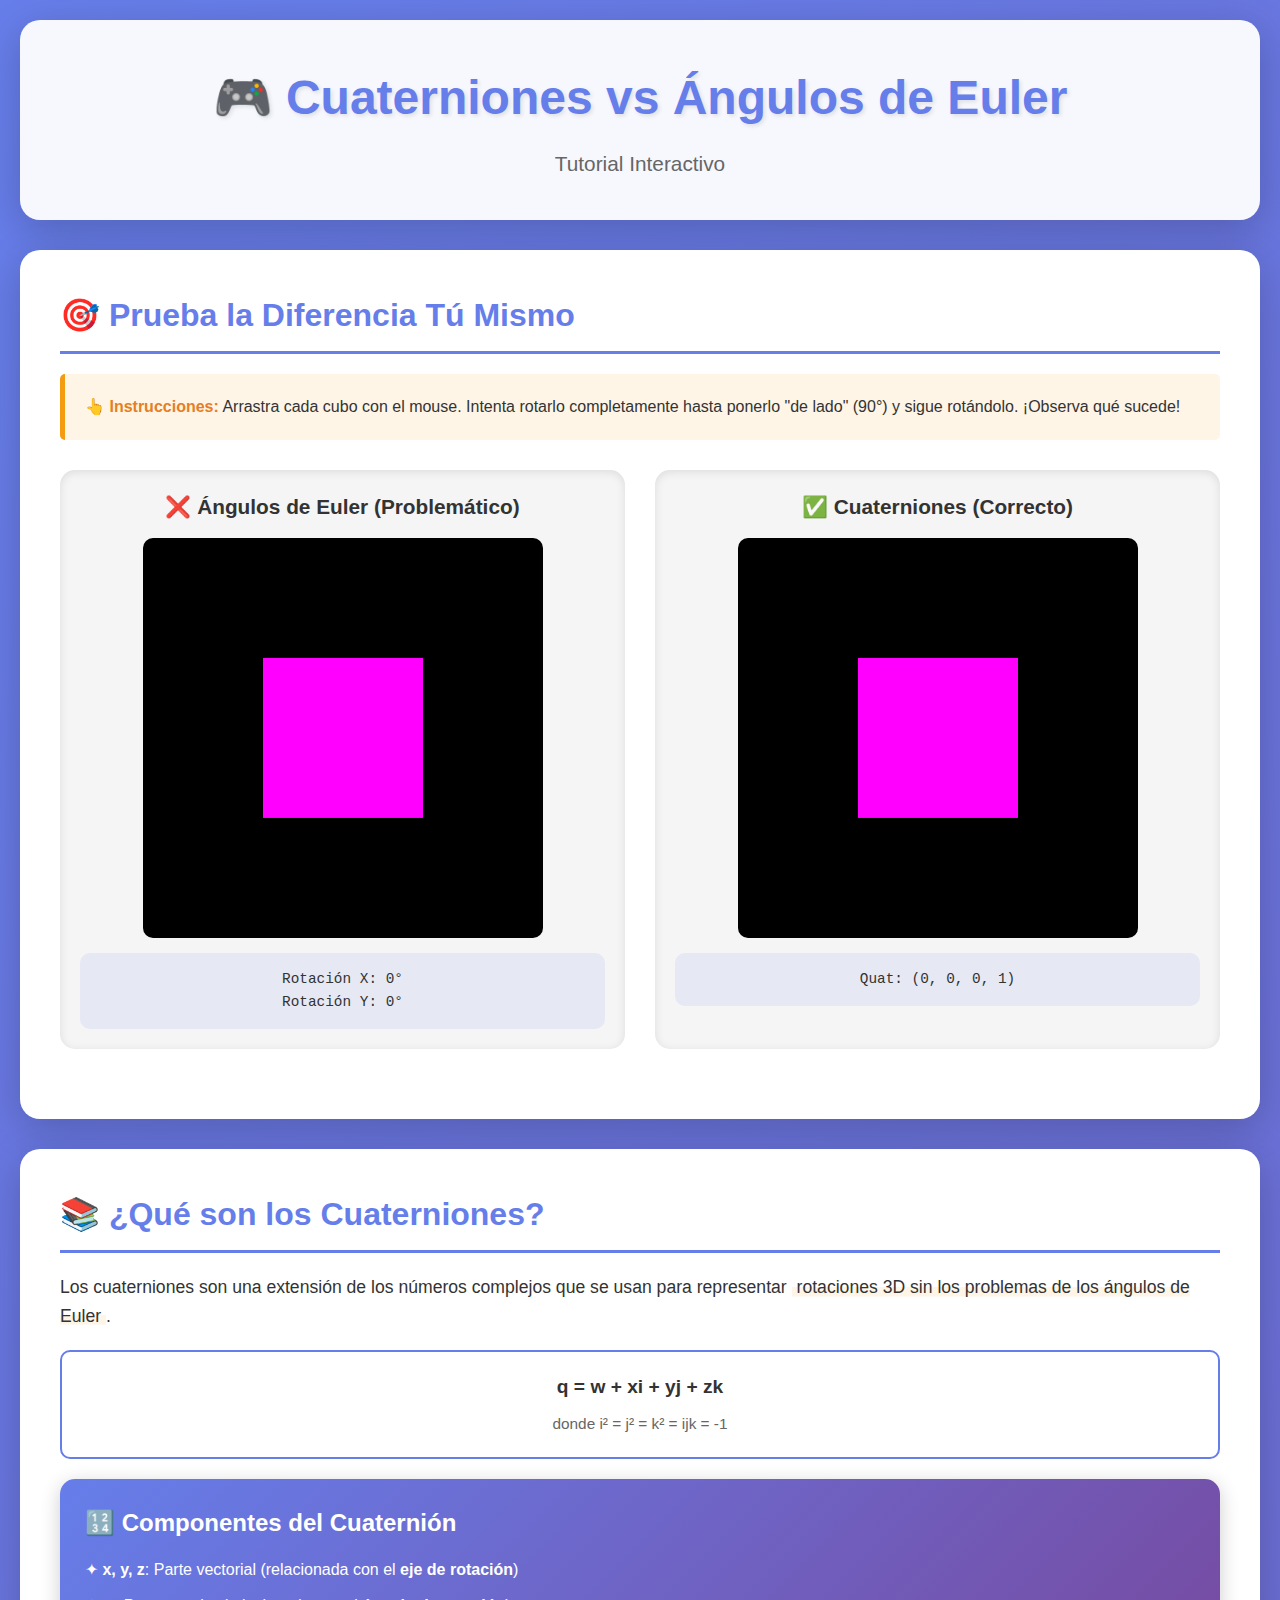
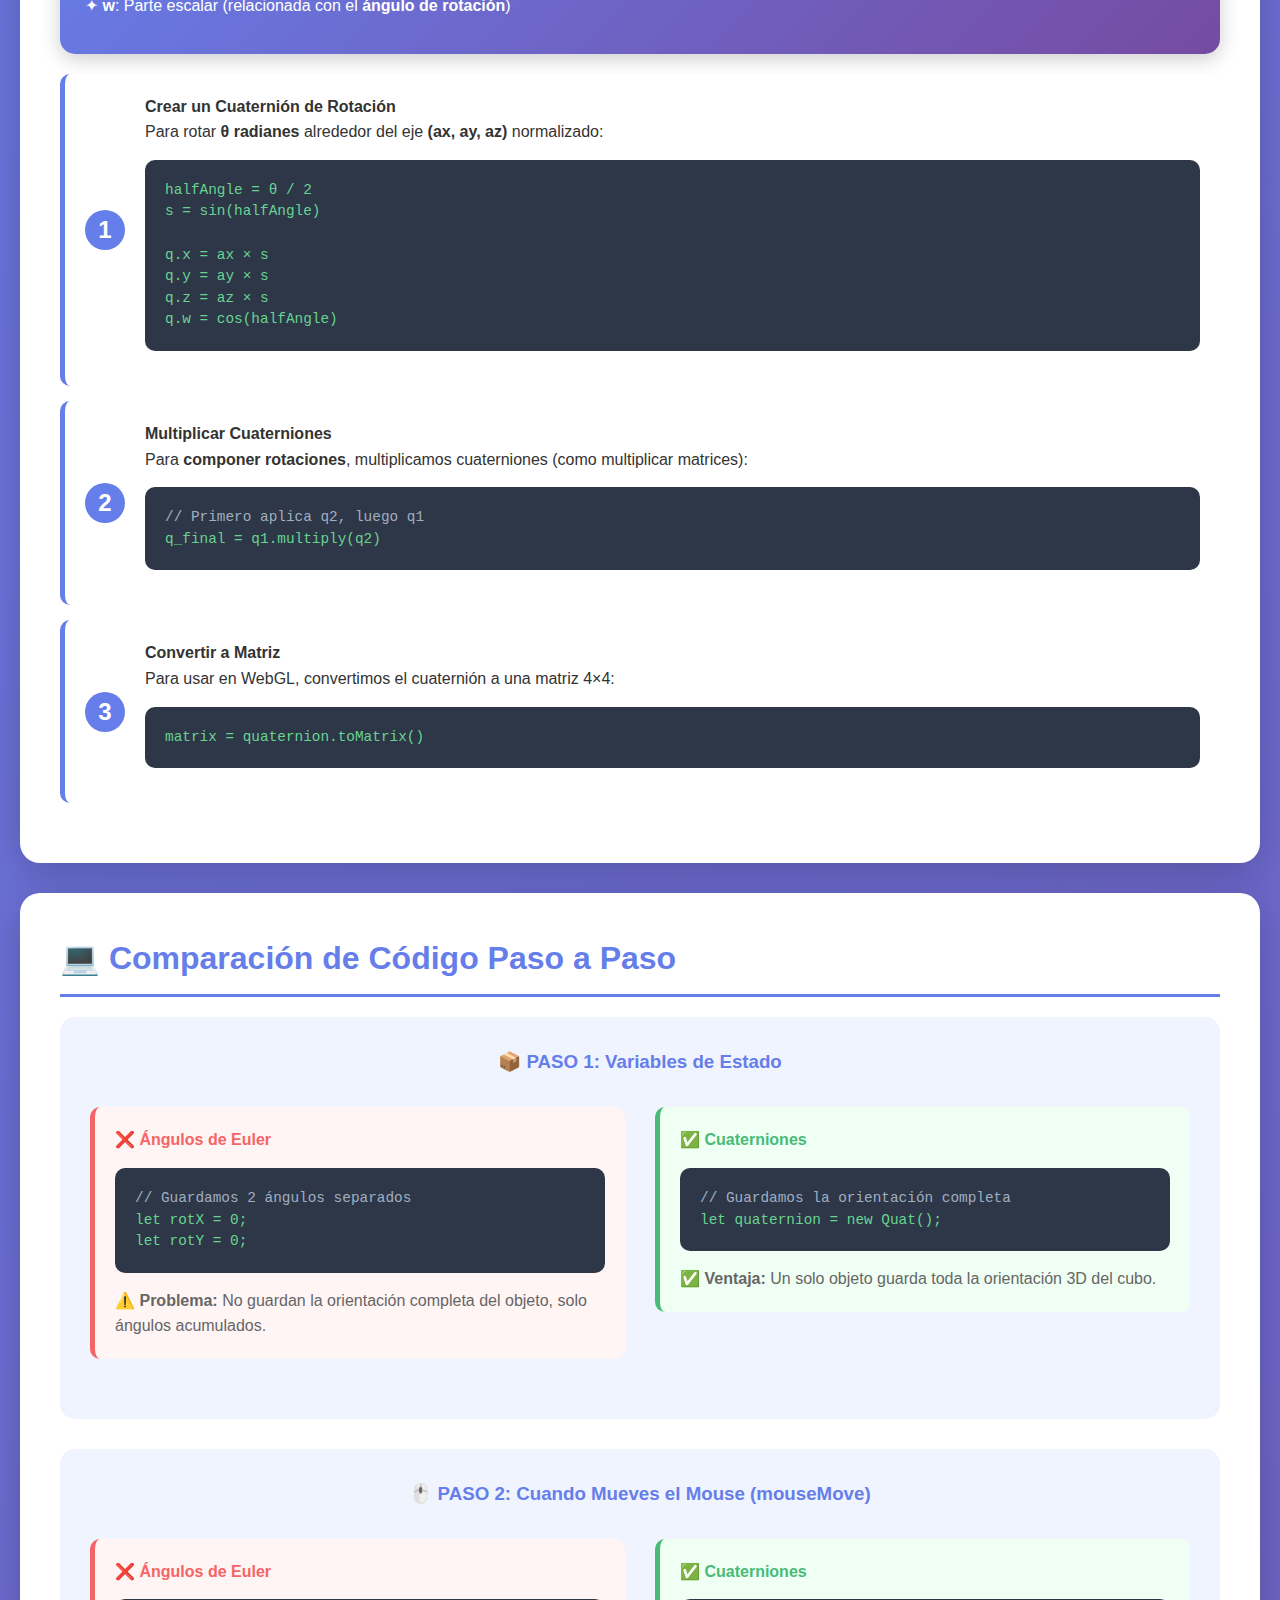
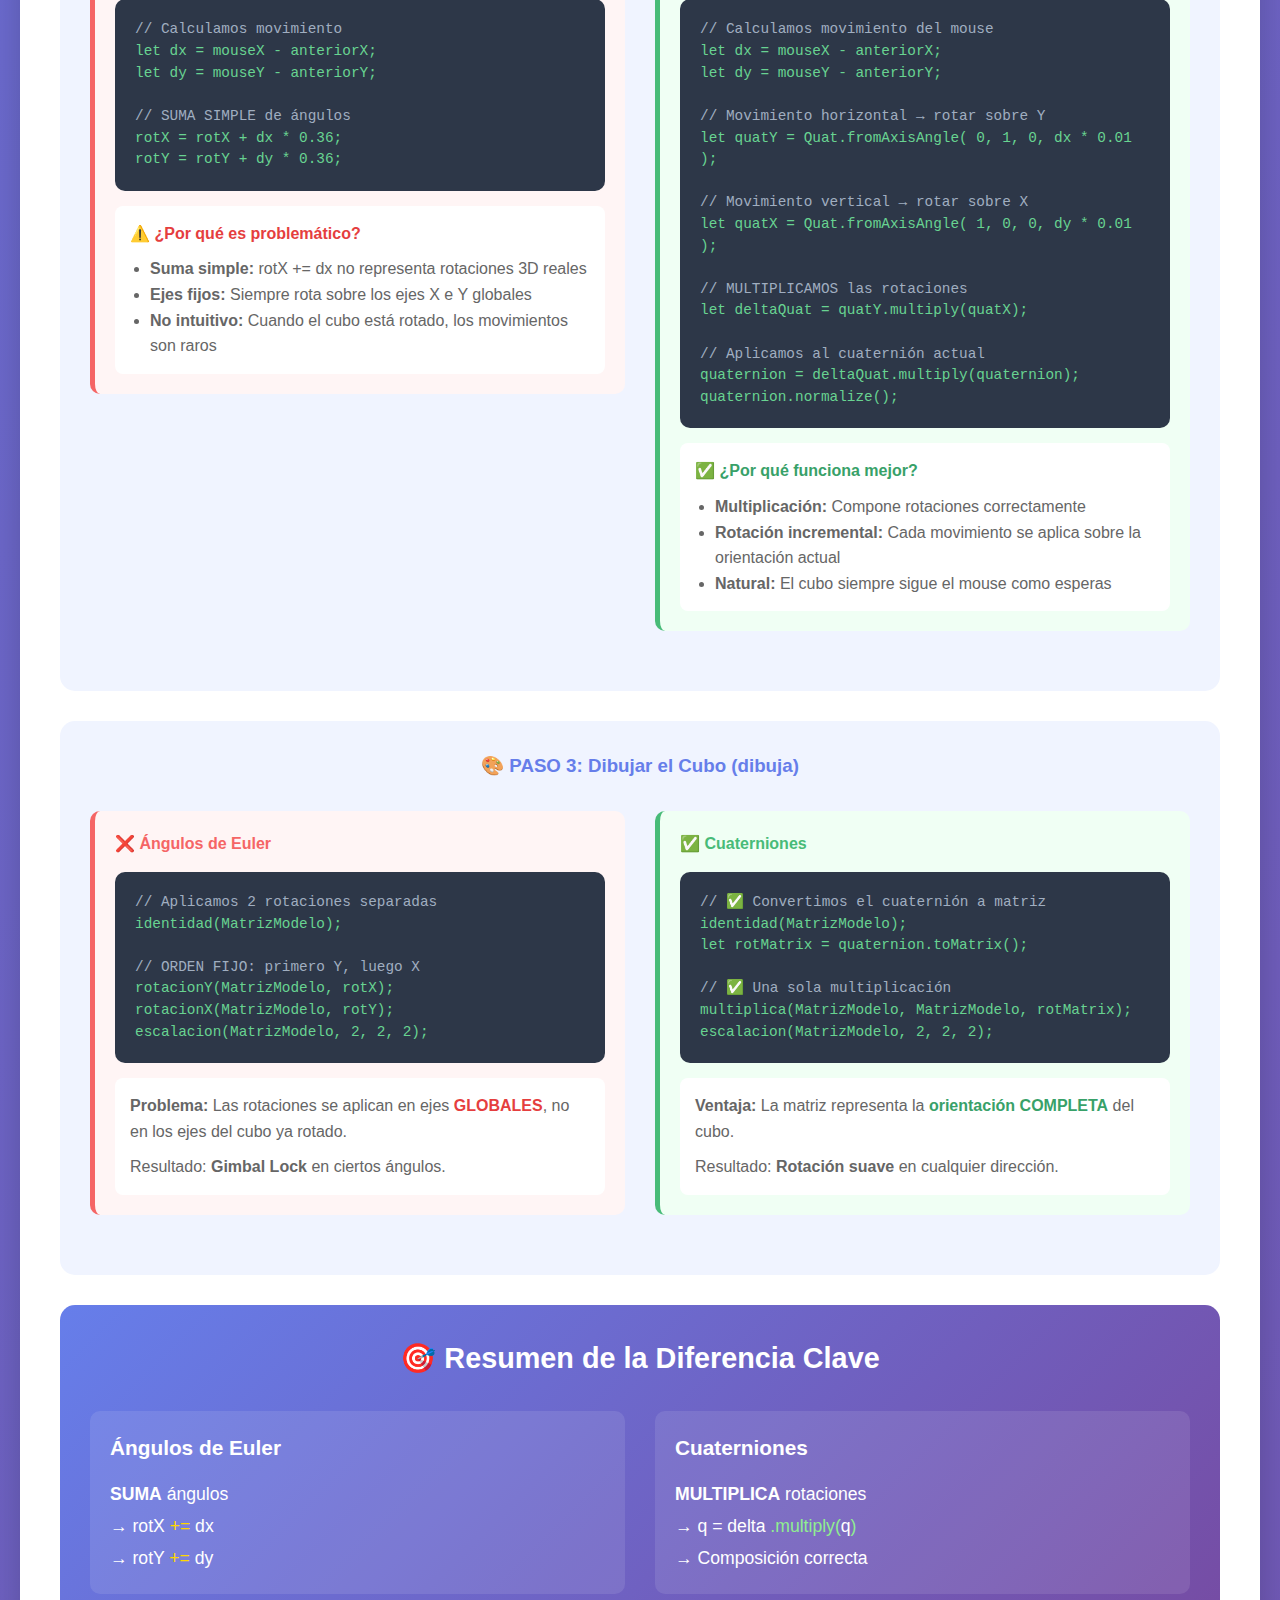
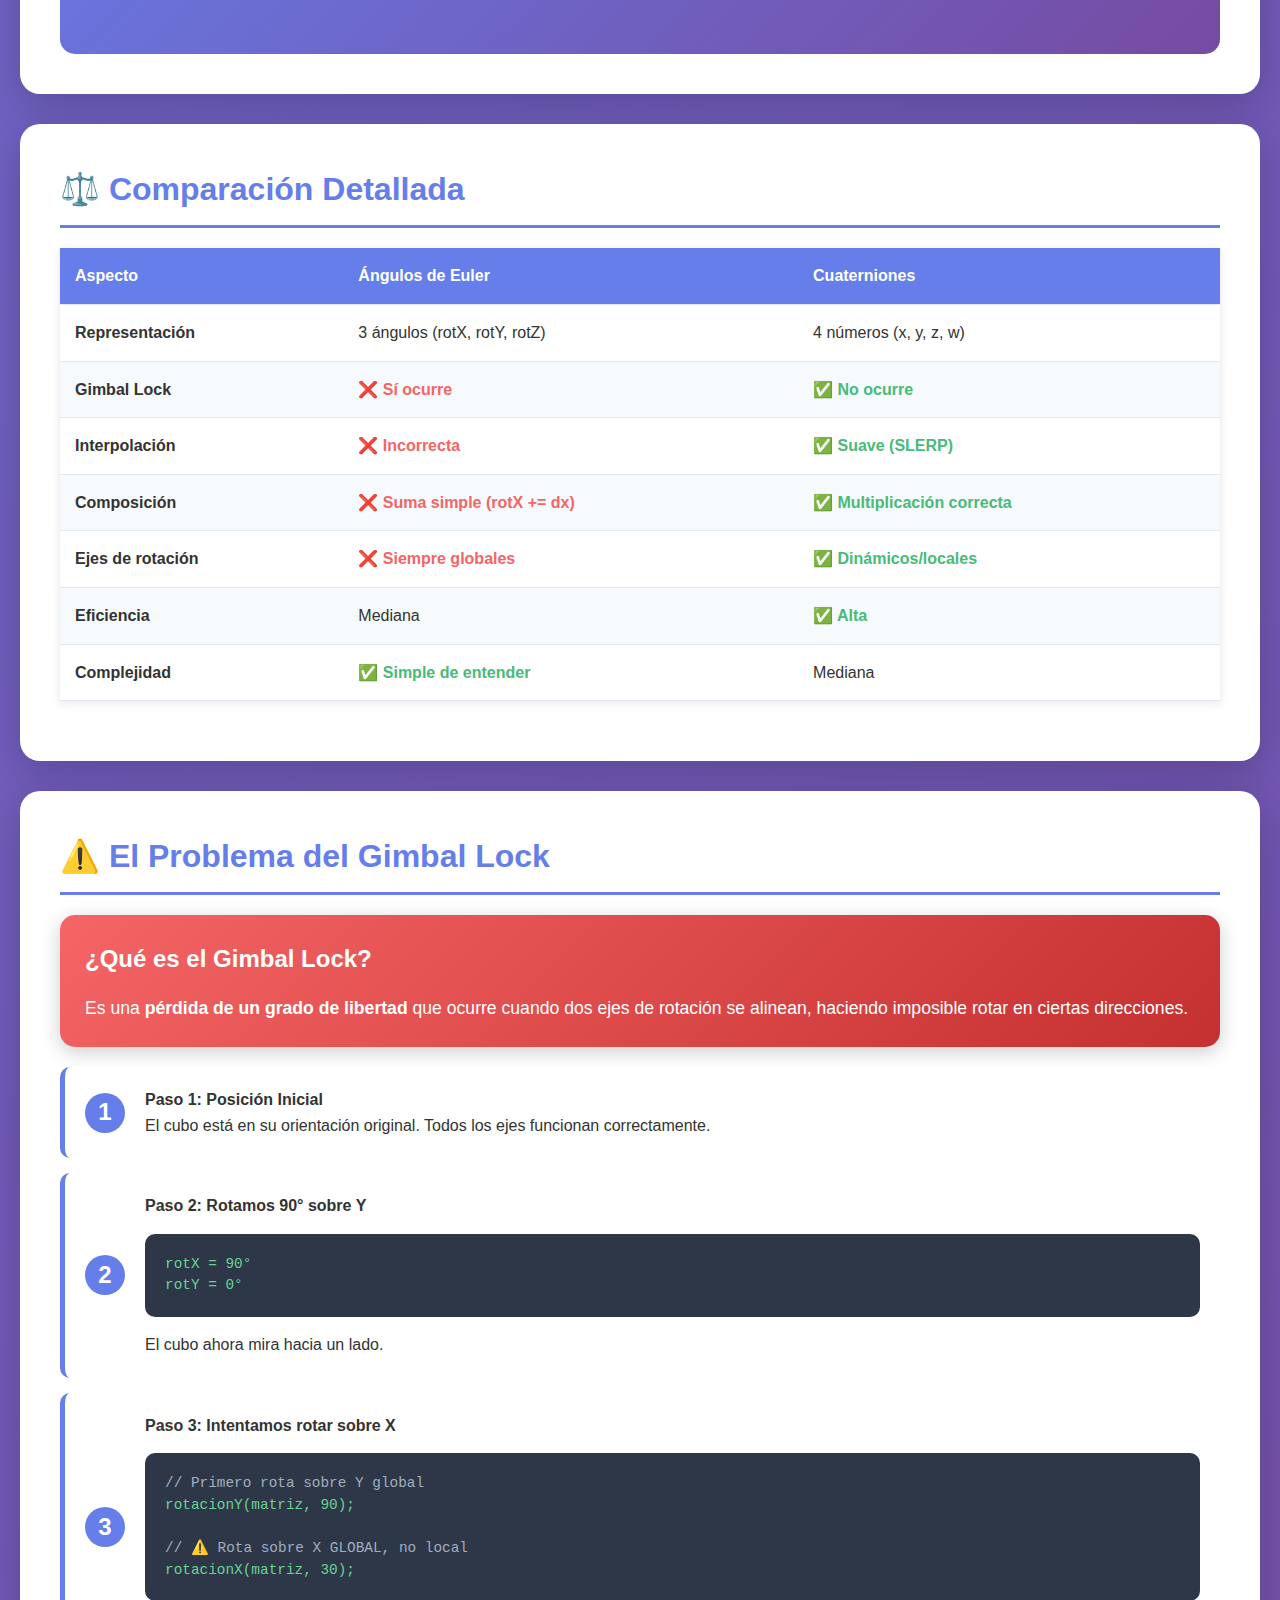
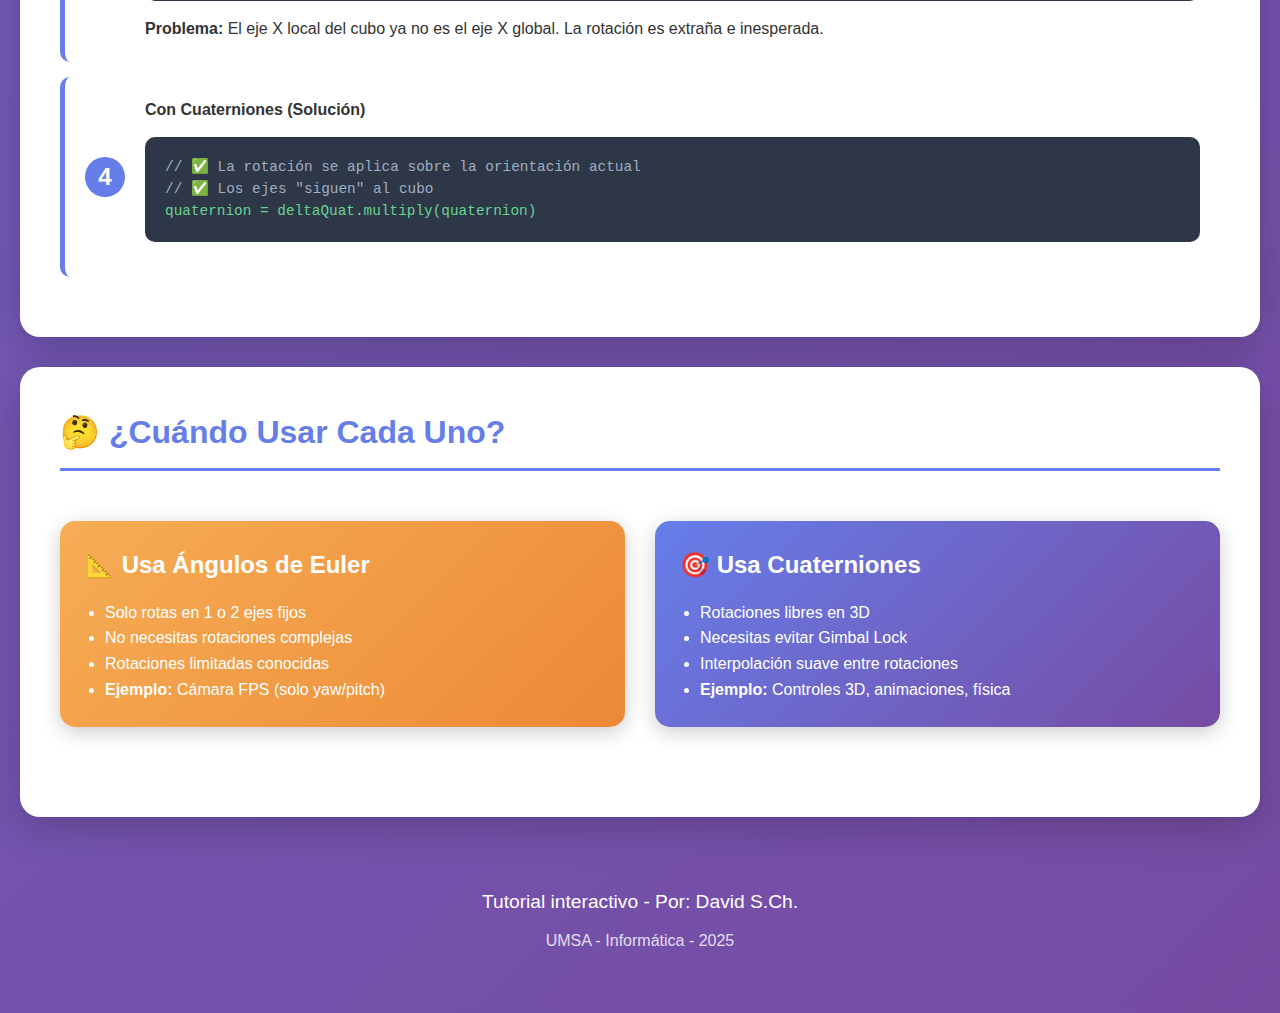
<file: Cuaterniones/Explicacion de Cuaterniones.html>
<!DOCTYPE html>
<html lang="es">
<head>
  <meta charset="UTF-8">
  <meta name="viewport" content="width=device-width, initial-scale=1.0">
  <title>Cuaterniones vs Ángulos de Euler</title>
  <style>
    * {
      margin: 0;
      padding: 0;
      box-sizing: border-box;
    }

    body {
      font-family: 'Segoe UI', Tahoma, Geneva, Verdana, sans-serif;
      background: linear-gradient(135deg, #667eea 0%, #764ba2 100%);
      color: #333;
      line-height: 1.6;
    }

    .container {
      max-width: 1400px;
      margin: 0 auto;
      padding: 20px;
    }

    header {
      text-align: center;
      padding: 40px 20px;
      background: rgba(255, 255, 255, 0.95);
      border-radius: 20px;
      margin-bottom: 30px;
      box-shadow: 0 10px 40px rgba(0, 0, 0, 0.2);
    }

    h1 {
      font-size: 3em;
      color: #667eea;
      margin-bottom: 10px;
      text-shadow: 2px 2px 4px rgba(0, 0, 0, 0.1);
    }

    .subtitle {
      font-size: 1.3em;
      color: #666;
    }

    .demo-section {
      background: white;
      border-radius: 20px;
      padding: 40px;
      margin-bottom: 30px;
      box-shadow: 0 10px 40px rgba(0, 0, 0, 0.2);
    }

    .demo-section h2 {
      color: #667eea;
      font-size: 2em;
      margin-bottom: 20px;
      border-bottom: 3px solid #667eea;
      padding-bottom: 10px;
    }

    .comparison-grid {
      display: grid;
      grid-template-columns: 1fr 1fr;
      gap: 30px;
      margin: 30px 0;
    }

    .canvas-container {
      position: relative;
      background: #f5f5f5;
      border-radius: 15px;
      padding: 20px;
      box-shadow: inset 0 2px 10px rgba(0, 0, 0, 0.1);
    }

    .canvas-container h3 {
      text-align: center;
      margin-bottom: 15px;
      color: #333;
      font-size: 1.3em;
    }

    canvas {
      display: block;
      margin: 0 auto;
      border-radius: 10px;
      background: #000;
      cursor: grab;
    }

    canvas:active {
      cursor: grabbing;
    }

    .status {
      text-align: center;
      margin-top: 15px;
      padding: 15px;
      background: rgba(102, 126, 234, 0.1);
      border-radius: 10px;
      font-family: 'Courier New', monospace;
      font-size: 0.9em;
    }

    .info-box {
      background: linear-gradient(135deg, #667eea 0%, #764ba2 100%);
      color: white;
      padding: 25px;
      border-radius: 15px;
      margin: 20px 0;
      box-shadow: 0 5px 20px rgba(0, 0, 0, 0.2);
    }

    .info-box h3 {
      margin-bottom: 15px;
      font-size: 1.5em;
    }

    .code-block {
      background: #2d3748;
      color: #68d391;
      padding: 20px;
      border-radius: 10px;
      font-family: 'Courier New', monospace;
      overflow-x: auto;
      margin: 15px 0;
      font-size: 0.9em;
      line-height: 1.5;
    }

    .code-comment {
      color: #a0aec0;
    }

    .comparison-table {
      width: 100%;
      border-collapse: collapse;
      margin: 20px 0;
      box-shadow: 0 2px 10px rgba(0, 0, 0, 0.1);
    }

    .comparison-table th,
    .comparison-table td {
      padding: 15px;
      text-align: left;
      border-bottom: 1px solid #e2e8f0;
    }

    .comparison-table th {
      background: #667eea;
      color: white;
      font-weight: bold;
    }

    .comparison-table tr:nth-child(even) {
      background: #f7fafc;
    }

    .pros {
      color: #48bb78;
      font-weight: bold;
    }

    .cons {
      color: #f56565;
      font-weight: bold;
    }

    .interactive-note {
      background: #fef5e7;
      border-left: 5px solid #f39c12;
      padding: 20px;
      margin: 20px 0;
      border-radius: 5px;
    }

    .interactive-note strong {
      color: #e67e22;
    }

    .math-formula {
      background: white;
      padding: 20px;
      border-radius: 10px;
      margin: 15px 0;
      text-align: center;
      font-size: 1.2em;
      border: 2px solid #667eea;
    }

    .step-by-step {
      counter-reset: step;
      margin: 20px 0;
    }

    .step {
      counter-increment: step;
      background: white;
      padding: 20px;
      margin: 15px 0;
      border-radius: 10px;
      border-left: 5px solid #667eea;
      position: relative;
      padding-left: 80px;
    }

    .step::before {
      content: counter(step);
      position: absolute;
      left: 20px;
      top: 50%;
      transform: translateY(-50%);
      background: #667eea;
      color: white;
      width: 40px;
      height: 40px;
      border-radius: 50%;
      display: flex;
      align-items: center;
      justify-content: center;
      font-weight: bold;
      font-size: 1.5em;
    }

    .highlight {
      background: linear-gradient(120deg, #fef5e7 0%, #fef5e7 100%);
      background-repeat: no-repeat;
      background-size: 100% 40%;
      background-position: 0 80%;
      padding: 2px 5px;
    }

    @media (max-width: 768px) {
      .comparison-grid {
        grid-template-columns: 1fr;
      }
      
      h1 {
        font-size: 2em;
      }
    }
  </style>
</head>
<body>
  <div class="container">
    <header>
      <h1>🎮 Cuaterniones vs Ángulos de Euler</h1>
      <p class="subtitle">Tutorial Interactivo</p>
    </header>

    <!-- SECCIÓN 1: DEMO INTERACTIVA -->
    <div class="demo-section">
      <h2>🎯 Prueba la Diferencia Tú Mismo</h2>
      
      <div class="interactive-note">
        <strong>👆 Instrucciones:</strong> Arrastra cada cubo con el mouse. Intenta rotarlo completamente hasta ponerlo "de lado" (90°) y sigue rotándolo. ¡Observa qué sucede!
      </div>

      <div class="comparison-grid">
        <div class="canvas-container">
          <h3>❌ Ángulos de Euler (Problemático)</h3>
          <canvas id="canvasEuler" width="400" height="400"></canvas>
          <div class="status" id="statusEuler">
            <div>Rotación X: <span id="eulerX">0°</span></div>
            <div>Rotación Y: <span id="eulerY">0°</span></div>
          </div>
        </div>

        <div class="canvas-container">
          <h3>✅ Cuaterniones (Correcto)</h3>
          <canvas id="canvasQuat" width="400" height="400"></canvas>
          <div class="status" id="statusQuat">
            <div>Quat: (<span id="quatValues">0, 0, 0, 1</span>)</div>
          </div>
        </div>
      </div>
    </div>

    <!-- SECCIÓN 2: ¿QUÉ SON? -->
    <div class="demo-section">
      <h2>📚 ¿Qué son los Cuaterniones?</h2>
      
      <p style="font-size: 1.1em; margin-bottom: 20px;">
        Los cuaterniones son una extensión de los números complejos que se usan para representar <span class="highlight">rotaciones 3D sin los problemas de los ángulos de Euler</span>.
      </p>

      <div class="math-formula">
        <strong>q = w + xi + yj + zk</strong>
        <div style="font-size: 0.8em; color: #666; margin-top: 10px;">
          donde i² = j² = k² = ijk = -1
        </div>
      </div>

      <div class="info-box">
        <h3>🔢 Componentes del Cuaternión</h3>
        <ul style="list-style: none; padding-left: 0;">
          <li style="margin: 10px 0;">✦ <strong>x, y, z</strong>: Parte vectorial (relacionada con el <strong>eje de rotación</strong>)</li>
          <li style="margin: 10px 0;">✦ <strong>w</strong>: Parte escalar (relacionada con el <strong>ángulo de rotación</strong>)</li>
        </ul>
      </div>

      <div class="step-by-step">
        <div class="step">
          <h4>Crear un Cuaternión de Rotación</h4>
          <p>Para rotar <strong>θ radianes</strong> alrededor del eje <strong>(ax, ay, az)</strong> normalizado:</p>
          <div class="code-block">
            halfAngle = θ / 2<br>
            s = sin(halfAngle)<br><br>

            q.x = ax × s<br>
            q.y = ay × s<br>
            q.z = az × s<br>
            q.w = cos(halfAngle)
          </div>
        </div>

        <div class="step">
          <h4>Multiplicar Cuaterniones</h4>
          <p>Para <strong>componer rotaciones</strong>, multiplicamos cuaterniones (como multiplicar matrices):</p>
          <div class="code-block">
            <span class="code-comment">// Primero aplica q2, luego q1</span><br>
            q_final = q1.multiply(q2)
          </div>
        </div>

        <div class="step">
          <h4>Convertir a Matriz</h4>
          <p>Para usar en WebGL, convertimos el cuaternión a una matriz 4×4:</p>
          <div class="code-block">
            matrix = quaternion.toMatrix()
          </div>
        </div>
      </div>
    </div>

    <!-- SECCIÓN 3: COMPARACIÓN DE CÓDIGO -->
    <div class="demo-section">
      <h2>💻 Comparación de Código Paso a Paso</h2>

      <div style="background: #f0f4ff; padding: 30px; border-radius: 15px; margin-bottom: 30px;">
        <h3 style="color: #667eea; text-align: center; margin-bottom: 20px;">📦 PASO 1: Variables de Estado</h3>
        
        <div class="comparison-grid">
          <div>
            <div style="background: #fff5f5; padding: 20px; border-radius: 10px; border-left: 5px solid #f56565;">
              <h4 style="color: #f56565; margin-bottom: 15px;">❌ Ángulos de Euler</h4>
              <div class="code-block">
                <span class="code-comment">// Guardamos 2 ángulos separados</span><br>
                let rotX = 0;<br>
                let rotY = 0;
              </div>
              <p style="margin-top: 15px; color: #666;">
                ⚠️ <strong>Problema:</strong> No guardan la orientación completa del objeto, solo ángulos acumulados.
              </p>
            </div>
          </div>

          <div>
            <div style="background: #f0fff4; padding: 20px; border-radius: 10px; border-left: 5px solid #48bb78;">
              <h4 style="color: #48bb78; margin-bottom: 15px;">✅ Cuaterniones</h4>
              <div class="code-block">
                <span class="code-comment">// Guardamos la orientación completa</span><br>
                let quaternion = new Quat();
              </div>
              <p style="margin-top: 15px; color: #666;">
                ✅ <strong>Ventaja:</strong> Un solo objeto guarda toda la orientación 3D del cubo.
              </p>
            </div>
          </div>
        </div>
      </div>

      <div style="background: #f0f4ff; padding: 30px; border-radius: 15px; margin-bottom: 30px;">
        <h3 style="color: #667eea; text-align: center; margin-bottom: 20px;">🖱️ PASO 2: Cuando Mueves el Mouse (mouseMove)</h3>
        
        <div class="comparison-grid">
          <div>
            <div style="background: #fff5f5; padding: 20px; border-radius: 10px; border-left: 5px solid #f56565;">
              <h4 style="color: #f56565; margin-bottom: 15px;">❌ Ángulos de Euler</h4>
              <div class="code-block">
                <span class="code-comment">// Calculamos movimiento</span><br>
                let dx = mouseX - anteriorX;<br>
                let dy = mouseY - anteriorY;<br><br>

                <span class="code-comment">// SUMA SIMPLE de ángulos</span><br>
                rotX = rotX + dx * 0.36;<br>
                rotY = rotY + dy * 0.36;
              </div>
              <div style="margin-top: 15px; background: white; padding: 15px; border-radius: 8px;">
                <p style="color: #e53e3e; font-weight: bold; margin-bottom: 10px;">⚠️ ¿Por qué es problemático?</p>
                <ul style="margin-left: 20px; color: #666;">
                  <li><strong>Suma simple:</strong> rotX += dx no representa rotaciones 3D reales</li>
                  <li><strong>Ejes fijos:</strong> Siempre rota sobre los ejes X e Y globales</li>
                  <li><strong>No intuitivo:</strong> Cuando el cubo está rotado, los movimientos son raros</li>
                </ul>
              </div>
            </div>
          </div>

          <div>
            <div style="background: #f0fff4; padding: 20px; border-radius: 10px; border-left: 5px solid #48bb78;">
              <h4 style="color: #48bb78; margin-bottom: 15px;">✅ Cuaterniones</h4>
              <div class="code-block">
                <span class="code-comment">// Calculamos movimiento del mouse</span><br>
                let dx = mouseX - anteriorX;<br>
                let dy = mouseY - anteriorY;<br><br>

                <span class="code-comment">// Movimiento horizontal → rotar sobre Y</span><br>
                let quatY = Quat.fromAxisAngle(
                  0, 1, 0,
                  dx * 0.01
                );<br><br>

                <span class="code-comment">// Movimiento vertical → rotar sobre X</span><br>
                let quatX = Quat.fromAxisAngle(
                  1, 0, 0,
                  dy * 0.01
                );<br><br>

                <span class="code-comment">// MULTIPLICAMOS las rotaciones</span><br>
                let deltaQuat = quatY.multiply(quatX);<br><br>

                <span class="code-comment">// Aplicamos al cuaternión actual</span><br>
                quaternion = deltaQuat.multiply(quaternion);
                quaternion.normalize();
              </div>
              <div style="margin-top: 15px; background: white; padding: 15px; border-radius: 8px;">
                <p style="color: #38a169; font-weight: bold; margin-bottom: 10px;">✅ ¿Por qué funciona mejor?</p>
                <ul style="margin-left: 20px; color: #666;">
                  <li><strong>Multiplicación:</strong> Compone rotaciones correctamente</li>
                  <li><strong>Rotación incremental:</strong> Cada movimiento se aplica sobre la orientación actual</li>
                  <li><strong>Natural:</strong> El cubo siempre sigue el mouse como esperas</li>
                </ul>
              </div>
            </div>
          </div>
        </div>
      </div>

      <div style="background: #f0f4ff; padding: 30px; border-radius: 15px;">
        <h3 style="color: #667eea; text-align: center; margin-bottom: 20px;">🎨 PASO 3: Dibujar el Cubo (dibuja)</h3>
        
        <div class="comparison-grid">
          <div>
            <div style="background: #fff5f5; padding: 20px; border-radius: 10px; border-left: 5px solid #f56565;">
              <h4 style="color: #f56565; margin-bottom: 15px;">❌ Ángulos de Euler</h4>
              <div class="code-block">
                <span class="code-comment">// Aplicamos 2 rotaciones separadas</span><br>
                identidad(MatrizModelo);<br><br>
                
                <span class="code-comment">// ORDEN FIJO: primero Y, luego X</span><br>
                rotacionY(MatrizModelo, rotX);<br>
                rotacionX(MatrizModelo, rotY);<br>

                escalacion(MatrizModelo, 2, 2, 2);
              </div>
              <div style="margin-top: 15px; background: white; padding: 15px; border-radius: 8px;">
                <p style="color: #666;"><strong>Problema:</strong> Las rotaciones se aplican en ejes <span style="color: #e53e3e; font-weight: bold;">GLOBALES</span>, no en los ejes del cubo ya rotado.</p>
                <p style="color: #666; margin-top: 10px;">Resultado: <strong>Gimbal Lock</strong> en ciertos ángulos.</p>
              </div>
            </div>
          </div>

          <div>
            <div style="background: #f0fff4; padding: 20px; border-radius: 10px; border-left: 5px solid #48bb78;">
              <h4 style="color: #48bb78; margin-bottom: 15px;">✅ Cuaterniones</h4>
              <div class="code-block">
                <span class="code-comment">// ✅ Convertimos el cuaternión a matriz</span><br>
                identidad(MatrizModelo);<br>
                
                let rotMatrix = quaternion.toMatrix();<br><br>

                <span class="code-comment">// ✅ Una sola multiplicación</span><br>
                multiplica(MatrizModelo, MatrizModelo, rotMatrix);<br>

                escalacion(MatrizModelo, 2, 2, 2);
              </div>
              <div style="margin-top: 15px; background: white; padding: 15px; border-radius: 8px;">
                <p style="color: #666;"><strong>Ventaja:</strong> La matriz representa la <span style="color: #38a169; font-weight: bold;">orientación COMPLETA</span> del cubo.</p>
                <p style="color: #666; margin-top: 10px;">Resultado: <strong>Rotación suave</strong> en cualquier dirección.</p>
              </div>
            </div>
          </div>
        </div>
      </div>

      <div style="background: linear-gradient(135deg, #667eea 0%, #764ba2 100%); color: white; padding: 30px; border-radius: 15px; margin-top: 30px;">
        <h3 style="text-align: center; margin-bottom: 20px; font-size: 1.8em;">🎯 Resumen de la Diferencia Clave</h3>
        <div class="comparison-grid">
          <div style="background: rgba(255,255,255,0.1); padding: 20px; border-radius: 10px;">
            <h4 style="margin-bottom: 15px; font-size: 1.3em;">Ángulos de Euler</h4>
            <p style="font-size: 1.1em; line-height: 1.8;">
              <strong>SUMA</strong> ángulos<br>
              → rotX <span style="color: #ffd700;">+=</span> dx<br>
              → rotY <span style="color: #ffd700;">+=</span> dy
            </p>
          </div>
          <div style="background: rgba(255,255,255,0.1); padding: 20px; border-radius: 10px;">
            <h4 style="margin-bottom: 15px; font-size: 1.3em;">Cuaterniones</h4>
            <p style="font-size: 1.1em; line-height: 1.8;">
              <strong>MULTIPLICA</strong> rotaciones<br>
              → q = delta <span style="color: #90ee90;">.multiply(</span>q<span style="color: #90ee90;">)</span><br>
              → Composición correcta
            </p>
          </div>
        </div>
      </div>
    </div>

    <!-- SECCIÓN 4: TABLA COMPARATIVA -->
    <div class="demo-section">
      <h2>⚖️ Comparación Detallada</h2>
      
      <table class="comparison-table">
        <thead>
          <tr>
            <th>Aspecto</th>
            <th>Ángulos de Euler</th>
            <th>Cuaterniones</th>
          </tr>
        </thead>
        <tbody>
          <tr>
            <td><strong>Representación</strong></td>
            <td>3 ángulos (rotX, rotY, rotZ)</td>
            <td>4 números (x, y, z, w)</td>
          </tr>
          <tr>
            <td><strong>Gimbal Lock</strong></td>
            <td><span class="cons">❌ Sí ocurre</span></td>
            <td><span class="pros">✅ No ocurre</span></td>
          </tr>
          <tr>
            <td><strong>Interpolación</strong></td>
            <td><span class="cons">❌ Incorrecta</span></td>
            <td><span class="pros">✅ Suave (SLERP)</span></td>
          </tr>
          <tr>
            <td><strong>Composición</strong></td>
            <td><span class="cons">❌ Suma simple (rotX += dx)</span></td>
            <td><span class="pros">✅ Multiplicación correcta</span></td>
          </tr>
          <tr>
            <td><strong>Ejes de rotación</strong></td>
            <td><span class="cons">❌ Siempre globales</span></td>
            <td><span class="pros">✅ Dinámicos/locales</span></td>
          </tr>
          <tr>
            <td><strong>Eficiencia</strong></td>
            <td>Mediana</td>
            <td><span class="pros">✅ Alta</span></td>
          </tr>
          <tr>
            <td><strong>Complejidad</strong></td>
            <td><span class="pros">✅ Simple de entender</span></td>
            <td>Mediana</td>
          </tr>
        </tbody>
      </table>
    </div>

    <!-- SECCIÓN 5: GIMBAL LOCK -->
    <div class="demo-section">
      <h2>⚠️ El Problema del Gimbal Lock</h2>
      
      <div class="info-box" style="background: linear-gradient(135deg, #f56565 0%, #c53030 100%);">
        <h3>¿Qué es el Gimbal Lock?</h3>
        <p style="font-size: 1.1em;">
          Es una <strong>pérdida de un grado de libertad</strong> que ocurre cuando dos ejes de rotación se alinean, haciendo imposible rotar en ciertas direcciones.
        </p>
      </div>

      <div class="step-by-step">
        <div class="step">
          <h4>Paso 1: Posición Inicial</h4>
          <p>El cubo está en su orientación original. Todos los ejes funcionan correctamente.</p>
        </div>

        <div class="step">
          <h4>Paso 2: Rotamos 90° sobre Y</h4>
          <div class="code-block">
            rotX = 90°<br>
            rotY = 0°
          </div>
          <p>El cubo ahora mira hacia un lado.</p>
        </div>

        <div class="step">
          <h4>Paso 3: Intentamos rotar sobre X</h4>
          <div class="code-block">
            <span class="code-comment">// Primero rota sobre Y global</span><br>
            rotacionY(matriz, 90);  <br><br>
            <span class="code-comment">// ⚠️ Rota sobre X GLOBAL, no local</span><br>
            rotacionX(matriz, 30);  
          </div>
          <p><strong>Problema:</strong> El eje X local del cubo ya no es el eje X global. La rotación es extraña e inesperada.</p>
        </div>

        <div class="step">
          <h4>Con Cuaterniones (Solución)</h4>
          <div class="code-block">
            <span class="code-comment">// ✅ La rotación se aplica sobre la orientación actual</span><br>
            <span class="code-comment">// ✅ Los ejes "siguen" al cubo</span><br>
            quaternion = deltaQuat.multiply(quaternion)<br>
          </div>
        </div>
      </div>
    </div>

    <!-- SECCIÓN 6: CUÁNDO USAR -->
    <div class="demo-section">
      <h2>🤔 ¿Cuándo Usar Cada Uno?</h2>

      <div class="comparison-grid">
        <div>
          <div class="info-box" style="background: linear-gradient(135deg, #f6ad55 0%, #ed8936 100%);">
            <h3>📐 Usa Ángulos de Euler</h3>
            <ul style="margin-left: 20px;">
              <li>Solo rotas en 1 o 2 ejes fijos</li>
              <li>No necesitas rotaciones complejas</li>
              <li>Rotaciones limitadas conocidas</li>
              <li><strong>Ejemplo:</strong> Cámara FPS (solo yaw/pitch)</li>
            </ul>
          </div>
        </div>

        <div>
          <div class="info-box">
            <h3>🎯 Usa Cuaterniones</h3>
            <ul style="margin-left: 20px;">
              <li>Rotaciones libres en 3D</li>
              <li>Necesitas evitar Gimbal Lock</li>
              <li>Interpolación suave entre rotaciones</li>
              <li><strong>Ejemplo:</strong> Controles 3D, animaciones, física</li>
            </ul>
          </div>
        </div>
      </div>
    </div>

    <!-- FOOTER -->
    <div style="text-align: center; padding: 40px; color: white;">
      <p style="font-size: 1.2em;">Tutorial interactivo - Por: David S.Ch.</p>
      <p style="margin-top: 10px; opacity: 0.8;">UMSA - Informática - 2025</p>
    </div>
  </div>

  <script>
    // CLASE CUATERNIÓN
    class Quat {
      constructor(x = 0, y = 0, z = 0, w = 1) {
        this.x = x; this.y = y; this.z = z; this.w = w;
      }
      static fromAxisAngle(ax, ay, az, angle) {
        const half = angle * 0.5, s = Math.sin(half);
        return new Quat(ax * s, ay * s, az * s, Math.cos(half));
      }
      multiply(q) {
        return new Quat(
          this.w * q.x + this.x * q.w + this.y * q.z - this.z * q.y,
          this.w * q.y - this.x * q.z + this.y * q.w + this.z * q.x,
          this.w * q.z + this.x * q.y - this.y * q.x + this.z * q.w,
          this.w * q.w - this.x * q.x - this.y * q.y - this.z * q.z
        );
      }
      normalize() {
        const len = Math.sqrt(this.x*this.x + this.y*this.y + this.z*this.z + this.w*this.w);
        if (len > 0) { this.x /= len; this.y /= len; this.z /= len; this.w /= len; }
        return this;
      }
      toMatrix() {
        const x = this.x, y = this.y, z = this.z, w = this.w;
        const x2 = x+x, y2 = y+y, z2 = z+z;
        const xx = x*x2, xy = x*y2, xz = x*z2;
        const yy = y*y2, yz = y*z2, zz = z*z2;
        const wx = w*x2, wy = w*y2, wz = w*z2;
        return [1-(yy+zz), xy+wz, xz-wy, 0, xy-wz, 1-(xx+zz), yz+wx, 0, xz+wy, yz-wx, 1-(xx+yy), 0, 0, 0, 0, 1];
      }
    }

    // FUNCIONES MATRIZ
    function identity() { return [1,0,0,0, 0,1,0,0, 0,0,1,0, 0,0,0,1]; }
    function multiply(a, b) {
      let r = [];
      for (let i = 0; i < 4; i++) {
        for (let j = 0; j < 4; j++) {
          let s = 0;
          for (let k = 0; k < 4; k++) s += a[i + k*4] * b[k + j*4];
          r[i + j*4] = s;
        }
      }
      return r;
    }
    function rotX(angle) {
      const c = Math.cos(angle), s = Math.sin(angle);
      return [1,0,0,0, 0,c,-s,0, 0,s,c,0, 0,0,0,1];
    }
    function rotY(angle) {
      const c = Math.cos(angle), s = Math.sin(angle);
      return [c,0,s,0, 0,1,0,0, -s,0,c,0, 0,0,0,1];
    }

    // WEBGL SETUP
    function setupGL(canvas) {
      const gl = canvas.getContext('webgl');
      
      const vs = `
        attribute vec3 pos;
        attribute vec3 col;
        uniform mat4 proj;
        uniform mat4 model;
        varying vec3 vCol;
        void main() {
          vCol = col;
          gl_Position = proj * model * vec4(pos, 1.0);
        }
      `;
      
      const fs = `
        precision mediump float;
        varying vec3 vCol;
        void main() {
          gl_FragColor = vec4(vCol, 1.0);
        }
      `;
      
      const vsh = gl.createShader(gl.VERTEX_SHADER);
      gl.shaderSource(vsh, vs);
      gl.compileShader(vsh);
      
      const fsh = gl.createShader(gl.FRAGMENT_SHADER);
      gl.shaderSource(fsh, fs);
      gl.compileShader(fsh);
      
      const prog = gl.createProgram();
      gl.attachShader(prog, vsh);
      gl.attachShader(prog, fsh);
      gl.linkProgram(prog);
      gl.useProgram(prog);
      
      const verts = new Float32Array([
        -1,-1,1, 1,-1,1, 1,1,1, -1,1,1,
        -1,1,-1, 1,1,-1, 1,-1,-1, -1,-1,-1,
        -1,-1,-1, -1,-1,1, -1,1,1, -1,1,-1,
        1,-1,1, 1,-1,-1, 1,1,-1, 1,1,1,
        -1,-1,-1, 1,-1,-1, 1,-1,1, -1,-1,1,
        -1,1,1, 1,1,1, 1,1,-1, -1,1,-1
      ]);
      
      const colors = new Float32Array([
        1,0,1, 1,0,1, 1,0,1, 1,0,1,
        1,1,0, 1,1,0, 1,1,0, 1,1,0,
        0,1,1, 0,1,1, 0,1,1, 0,1,1,
        1,0,0, 1,0,0, 1,0,0, 1,0,0,
        0,0,1, 0,0,1, 0,0,1, 0,0,1,
        0,1,0, 0,1,0, 0,1,0, 0,1,0
      ]);
      
      const indices = new Uint16Array([
        0,1,2,0,2,3, 4,5,6,4,6,7, 8,9,10,8,10,11,
        12,13,14,12,14,15, 16,17,18,16,18,19, 20,21,22,20,22,23
      ]);
      
      const vbo = gl.createBuffer();
      gl.bindBuffer(gl.ARRAY_BUFFER, vbo);
      gl.bufferData(gl.ARRAY_BUFFER, verts, gl.STATIC_DRAW);
      const posLoc = gl.getAttribLocation(prog, 'pos');
      gl.enableVertexAttribArray(posLoc);
      gl.vertexAttribPointer(posLoc, 3, gl.FLOAT, false, 0, 0);
      
      const cbo = gl.createBuffer();
      gl.bindBuffer(gl.ARRAY_BUFFER, cbo);
      gl.bufferData(gl.ARRAY_BUFFER, colors, gl.STATIC_DRAW);
      const colLoc = gl.getAttribLocation(prog, 'col');
      gl.enableVertexAttribArray(colLoc);
      gl.vertexAttribPointer(colLoc, 3, gl.FLOAT, false, 0, 0);
      
      const ibo = gl.createBuffer();
      gl.bindBuffer(gl.ELEMENT_ARRAY_BUFFER, ibo);
      gl.bufferData(gl.ELEMENT_ARRAY_BUFFER, indices, gl.STATIC_DRAW);
      
      gl.enable(gl.DEPTH_TEST);
      
      const proj = [0.4,0,0,0, 0,0.4,0,0, 0,0,-0.4,0, 0,0,0,1];
      gl.uniformMatrix4fv(gl.getUniformLocation(prog, 'proj'), false, proj);
      
      return { gl, prog };
    }

    // EULER CUBE
    const eulerCanvas = document.getElementById('canvasEuler');
    const euler = setupGL(eulerCanvas);
    let eulerRotX = 0, eulerRotY = 0;
    let eulerDragging = false, eulerLastX, eulerLastY;

    eulerCanvas.addEventListener('mousedown', e => {
      eulerDragging = true;
      eulerLastX = e.offsetX;
      eulerLastY = e.offsetY;
    });
    eulerCanvas.addEventListener('mouseup', () => eulerDragging = false);
    eulerCanvas.addEventListener('mouseleave', () => eulerDragging = false);
    eulerCanvas.addEventListener('mousemove', e => {
      if (!eulerDragging) return;
      const dx = e.offsetX - eulerLastX;
      const dy = e.offsetY - eulerLastY;
      eulerRotX -= dx * 0.01;  // Invertido para seguir el mouse
      eulerRotY -= dy * 0.01;  // Invertido para seguir el mouse
      eulerLastX = e.offsetX;
      eulerLastY = e.offsetY;
      document.getElementById('eulerX').textContent = (eulerRotX * 57.3).toFixed(1) + '°';
      document.getElementById('eulerY').textContent = (eulerRotY * 57.3).toFixed(1) + '°';
    });

    function drawEuler() {
      euler.gl.clear(euler.gl.COLOR_BUFFER_BIT | euler.gl.DEPTH_BUFFER_BIT);
      let mat = multiply(rotY(eulerRotX), rotX(eulerRotY));
      euler.gl.uniformMatrix4fv(euler.gl.getUniformLocation(euler.prog, 'model'), false, mat);
      euler.gl.drawElements(euler.gl.TRIANGLES, 36, euler.gl.UNSIGNED_SHORT, 0);
      requestAnimationFrame(drawEuler);
    }
    drawEuler();

    // QUATERNION CUBE
    const quatCanvas = document.getElementById('canvasQuat');
    const quat = setupGL(quatCanvas);
    let quaternion = new Quat();
    let quatDragging = false, quatLastX, quatLastY;

    quatCanvas.addEventListener('mousedown', e => {
      quatDragging = true;
      quatLastX = e.offsetX;
      quatLastY = e.offsetY;
    });
    quatCanvas.addEventListener('mouseup', () => quatDragging = false);
    quatCanvas.addEventListener('mouseleave', () => quatDragging = false);
    quatCanvas.addEventListener('mousemove', e => {
      if (!quatDragging) return;
      const dx = e.offsetX - quatLastX;
      const dy = e.offsetY - quatLastY;
      const quatY = Quat.fromAxisAngle(0, 1, 0, dx * 0.01);
      const quatX = Quat.fromAxisAngle(1, 0, 0, dy * 0.01);
      const delta = quatY.multiply(quatX);
      quaternion = delta.multiply(quaternion).normalize();
      quatLastX = e.offsetX;
      quatLastY = e.offsetY;
      document.getElementById('quatValues').textContent = 
        `${quaternion.x.toFixed(2)}, ${quaternion.y.toFixed(2)}, ${quaternion.z.toFixed(2)}, ${quaternion.w.toFixed(2)}`;
    });

    function drawQuat() {
      quat.gl.clear(quat.gl.COLOR_BUFFER_BIT | quat.gl.DEPTH_BUFFER_BIT);
      const mat = quaternion.toMatrix();
      quat.gl.uniformMatrix4fv(quat.gl.getUniformLocation(quat.prog, 'model'), false, mat);
      quat.gl.drawElements(quat.gl.TRIANGLES, 36, quat.gl.UNSIGNED_SHORT, 0);
      requestAnimationFrame(drawQuat);
    }
    drawQuat();
  </script>
</body>
</html>
</file>
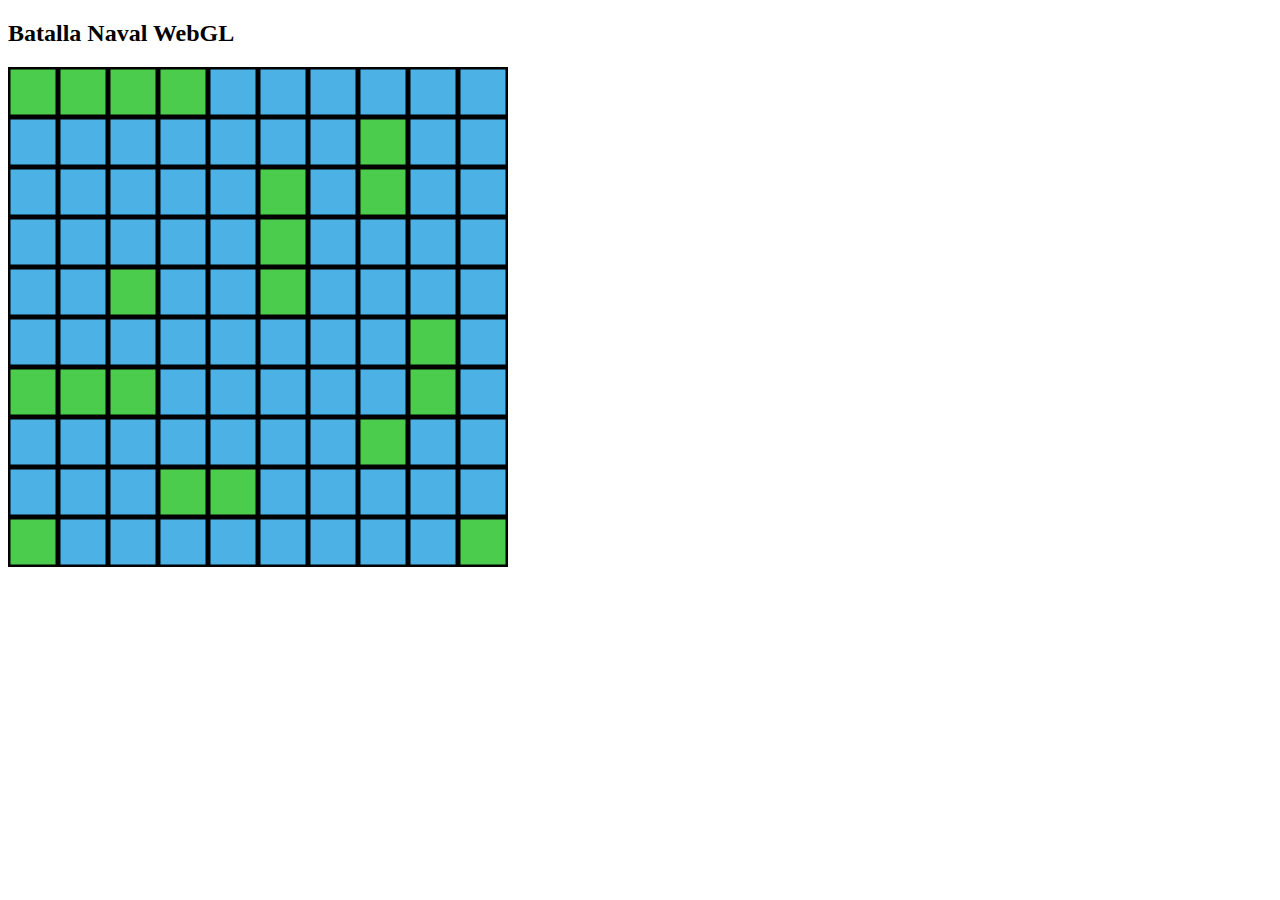
<file: Practica 2/Batalla Naval.html>
<!DOCTYPE html>
<html lang="es">
<head>
  <meta charset="UTF-8">
  <title>Batalla Naval WebGL</title>
</head>
<body>
  <h2>Batalla Naval WebGL</h2>
  <canvas id="lienzo" width="500" height="500"></canvas>

  <!-- Vertex Shader -->
  <script id="vs" type="x-shader/x-vertex">
  #version 300 es
  layout(location=0) in vec2 posicionVertice;

  uniform mat4 matrizModelo;
  uniform mat4 matrizVista;
  uniform mat4 matrizProyeccion;

  void main() {
    gl_Position = matrizProyeccion * matrizVista * matrizModelo * vec4(posicionVertice, 0.0, 1.0);
  }
  </script>

  <!-- Fragment Shader -->
  <script id="fs" type="x-shader/x-fragment">
  #version 300 es
  precision mediump float;

  uniform vec4 colorUniforme;
  out vec4 fragColor;

  void main() {
    fragColor = colorUniforme;
  }
  </script>

  <script>
  const lienzo = document.getElementById("lienzo");
  const gl = lienzo.getContext("webgl2");
  // Sonidos
  const sonidoAgua = new Audio("agua.mp3");
  const sonidoImpacto = new Audio("impacto.mp3");


  // Configuración inicial
  gl.viewport(0, 0, lienzo.width, lienzo.height);
  gl.clearColor(0, 0, 0, 1);
  gl.clear(gl.COLOR_BUFFER_BIT);

  // Funciones auxiliares
  function crearShader(tipo, fuente) {
    const shader = gl.createShader(tipo);
    gl.shaderSource(shader, fuente);
    gl.compileShader(shader);
    return shader;
  }

  function matrizIdentidad() {
    return new Float32Array([
      1, 0, 0, 0,
      0, 1, 0, 0,
      0, 0, 1, 0,
      0, 0, 0, 1
    ]);
  }

  // Crear programa WebGL
  const shaderVertice = crearShader(gl.VERTEX_SHADER, document.getElementById("vs").text.trim());
  const shaderFragmento = crearShader(gl.FRAGMENT_SHADER, document.getElementById("fs").text.trim());

  const programa = gl.createProgram();
  gl.attachShader(programa, shaderVertice);
  gl.attachShader(programa, shaderFragmento);
  gl.linkProgram(programa);
  gl.useProgram(programa);

  // Uniforms y atributos
  const ubicacionMatrizModelo      = gl.getUniformLocation(programa, "matrizModelo");
  const ubicacionMatrizVista       = gl.getUniformLocation(programa, "matrizVista");
  const ubicacionMatrizProyeccion  = gl.getUniformLocation(programa, "matrizProyeccion");
  const ubicacionColor             = gl.getUniformLocation(programa, "colorUniforme");
  const posicion = 0;

  gl.uniformMatrix4fv(ubicacionMatrizProyeccion, false, matrizIdentidad());
  gl.uniformMatrix4fv(ubicacionMatrizVista, false, matrizIdentidad());

  // Tablero 10x10
  const tamañoTablero = 10;
  let tablero = Array.from({ length: tamañoTablero }, () => Array(tamañoTablero).fill(0));

  // Estados:
  // 0 = vacío
  // 1 = barco
  // 2 = agua disparada
  // 3 = barco impactado

  // Barco de 4 casillas
  tablero[0][0] = 1;
  tablero[0][1] = 1;
  tablero[0][2] = 1;
  tablero[0][3] = 1;

  // Barcos de 3 casillas
  tablero[2][5] = 1;
  tablero[3][5] = 1;
  tablero[4][5] = 1;

  tablero[6][0] = 1;
  tablero[6][1] = 1;
  tablero[6][2] = 1;

  // Barcos de 2 casillas
  tablero[1][7] = 1;
  tablero[2][7] = 1;

  tablero[5][8] = 1;
  tablero[6][8] = 1;

  tablero[8][3] = 1;
  tablero[8][4] = 1;

  // Barcos de 1 casilla
  tablero[9][0] = 1;
  tablero[9][9] = 1;
  tablero[4][2] = 1;
  tablero[7][7] = 1;

  // Dibuja un cuadro
  function dibujarCuadro(x, y, tamaño, color) {
    const mitad = tamaño / 2;
    const vertices = [
      x - mitad, y - mitad,
      x + mitad, y - mitad,
      x + mitad, y + mitad,
      x - mitad, y + mitad
    ];

    const buffer = gl.createBuffer();
    gl.bindBuffer(gl.ARRAY_BUFFER, buffer);
    gl.bufferData(gl.ARRAY_BUFFER, new Float32Array(vertices), gl.STATIC_DRAW);
    gl.enableVertexAttribArray(posicion);
    gl.vertexAttribPointer(posicion, 2, gl.FLOAT, false, 0, 0);

    gl.uniformMatrix4fv(ubicacionMatrizModelo, false, matrizIdentidad());
    gl.uniform4f(ubicacionColor, color[0], color[1], color[2], 1);
    gl.drawArrays(gl.TRIANGLE_FAN, 0, 4);
  }

  // Renderizar todo el tablero
  function render() {
    gl.clear(gl.COLOR_BUFFER_BIT);
    const tamañoCelda = 2 / tamañoTablero;

    for (let fila = 0; fila < tamañoTablero; fila++) {
      for (let col = 0; col < tamañoTablero; col++) {
        let cx = -1 + tamañoCelda / 2 + col * tamañoCelda;
        let cy =  1 - tamañoCelda / 2 - fila * tamañoCelda;

        let estado = tablero[fila][col];
        let color = [0.3, 0.7, 0.9]; // azul por defecto

        if (estado === 2) color = [0.1, 0.5, 0.8]; // agua disparada
        if (estado === 3) color = [1, 0, 0];       // barco impactado
        if (estado === 1) color = [0.3, 0.8, 0.3]; // barco verde

        dibujarCuadro(cx, cy, tamañoCelda * 0.9, color);
      }
    }
  }

  render();

  // Manejo de clics
  lienzo.addEventListener("click", e => {
    // Obtener posición del clic relativa al canvas
    const rect = lienzo.getBoundingClientRect();
    const x = ((e.clientX - rect.left) / lienzo.width) * 2 - 1;
    const y = -(((e.clientY - rect.top) / lienzo.height) * 2 - 1);

    // Convertir a fila y columna del tablero 10x10
    const col = Math.floor((x + 1) / 2 * tamañoTablero);
    const fila = Math.floor((y + 1) / 2 * tamañoTablero);

    // Verificar que esté dentro del tablero
    if (fila >= 0 && fila < tamañoTablero && col >= 0 && col < tamañoTablero) {
        // Actualizar estado del tablero y reproducir sonido
        if (tablero[fila][col] === 0) {
            tablero[fila][col] = 2; // agua disparada
            sonidoAgua.currentTime = 0; // reiniciar sonido
            sonidoAgua.play();
        } else if (tablero[fila][col] === 1) {
            tablero[fila][col] = 3; // barco impactado
            sonidoImpacto.currentTime = 0; // reiniciar sonido
            sonidoImpacto.play();
        }

        // Volver a dibujar tablero
        render();
    }
  });

  </script>
</body>
</html>
</file>
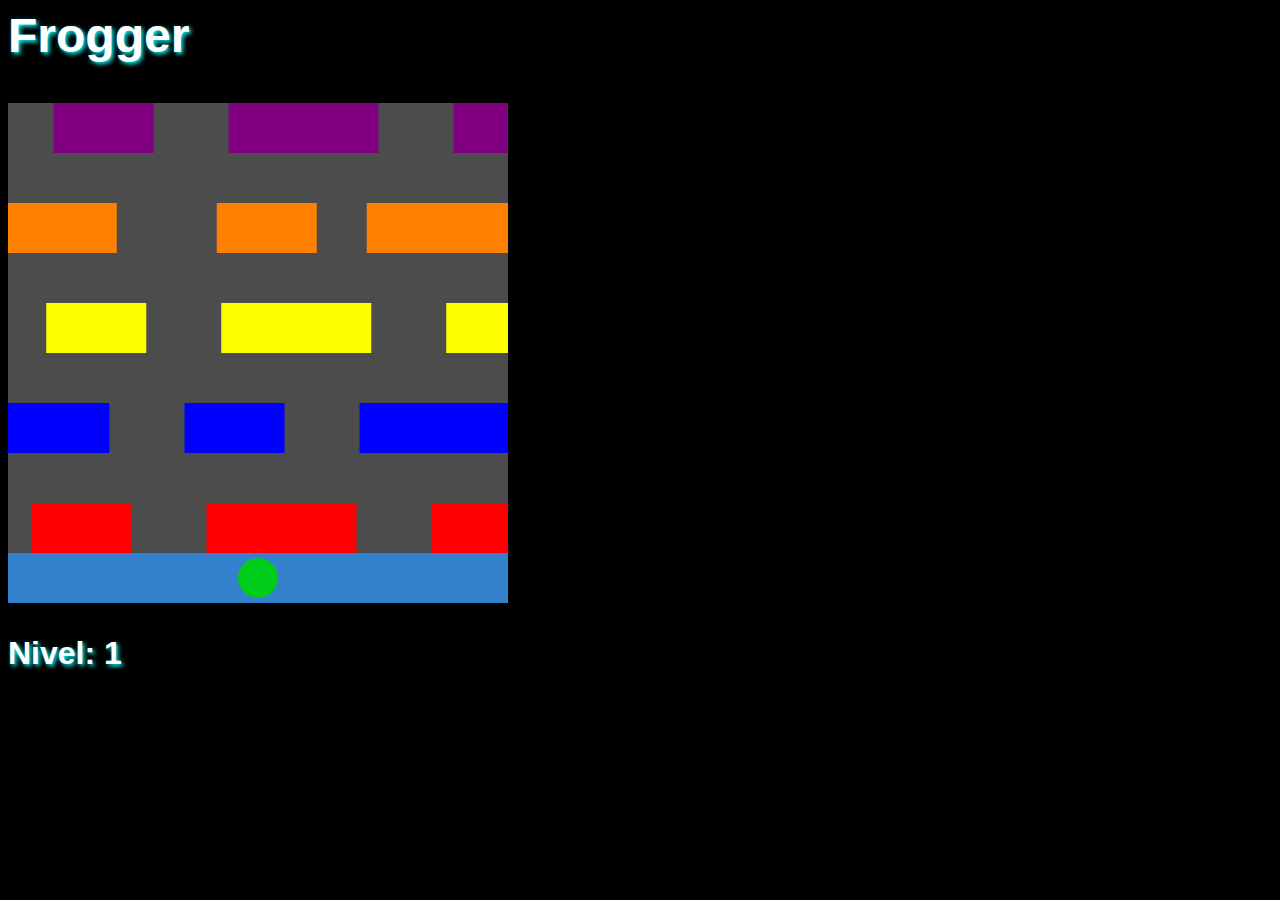
<file: Practica 3 Animacion WEBGL/Practica 3.html>
<html lang="es">
<head>
  <title>Practica 3</title>
  <meta http-equiv="content-type" content="text/html; charset=UTF-8">
  <style>
    body {
      background-color: black;
      color: white;
      font-family: Arial, sans-serif;
      font-size: 32px;
      font-weight: bold;
      text-shadow: 2px 2px 4px #00ffff;
    }
  </style>
</head>
<body>
  <h2>Frogger</h2>
  <canvas id="webglcanvas" width="500" height="500"></canvas>
  <p>Nivel: <span id="puntos">1</span></p>

  <script id="vs" type="vertex">
    #version 300 es
    uniform vec2 uDesplaza;
    uniform vec2 uEscala;
    uniform mat4 uMatrizProyeccion;
    layout(location = 0) in vec2 aVertices;
    void main() {
      vec2 vertices = (aVertices * uEscala) + uDesplaza;
      gl_Position = uMatrizProyeccion * vec4(vertices, 0.0, 1.0);
    }
  </script>

  <script id="fs" type="fragment">
    #version 300 es
    precision mediump float;
    uniform vec4 uColor;
    out vec4 color;
    void main() {
      color = uColor;
    }
  </script>

  <script>
    // función que genera la matriz ortogonal 4x4
    function ortho(r, izq, der, abj, arr, cerca, lejos) {
      r[0]  = 2 / (der - izq); r[4]  = 0;                 r[8]  = 0;                 r[12] = -(der + izq) / (der - izq);
      r[1]  = 0;                 r[5]  = 2 / (arr - abj); r[9]  = 0;                 r[13] = -(arr + abj) / (arr - abj);
      r[2]  = 0;                 r[6]  = 0;                 r[10] = -2 / (lejos - cerca); r[14] = -(lejos + cerca) / (lejos - cerca);
      r[3]  = 0;                 r[7]  = 0;                 r[11] = 0;                 r[15] = 1;
    }

    let MatrizProyeccion = new Array(16);
    let uMatrizProyeccion, uColor, uDesplaza, uEscala;
    let numVerticesCirculo, circuloVAO, rectanguloVAO;
    let canvas, gl;
    let puntuacion = 1;
    let velocidadBase = 0.03;

    // objeto jugador sapo con su lógica de salto
    const sapo = {
      x: 0,
      y: -4.5,
      radio: 0.4,
      saltando: false,
      saltoObjetivo: -4,
      velocidadSalto: 0.15,

      reset() {
        this.x = 0;
        this.y = -4.5;
        this.saltando = false;
        this.saltoObjetivo = -4;
      },

      saltar() {
        if (!this.saltando) {
          if (this.y >= 4) {
            puntuacion++;
            document.getElementById('puntos').textContent = puntuacion;
            velocidadBase *= 1.2;
            this.reset();
            resetAutos();
          } else {
            this.saltoObjetivo = this.y + 1;
            this.saltando = true;
          }
        }
      },

      actualizar() {
        if (this.saltando) {
          if (this.y < this.saltoObjetivo) {
            this.y += this.velocidadSalto;
            if (this.y >= this.saltoObjetivo) {
              this.y = this.saltoObjetivo;
              this.saltando = false;
            }
          }
        }
      }
    };

    // paleta de colores para carriles
    const colores = [
      [1, 0, 0, 1],       // rojo
      [0, 0, 1, 1],       // azul
      [1, 1, 0, 1],       // amarillo
      [1, 0.5, 0, 1],     // naranja
      [0.5, 0, 0.5, 1]    // morado
    ];

    let autos = [];

    // genera autos en carriles con colores y velocidades
    function crearAutos() {
      autos = [];

      // carril inferior rojo
      autos.push({x: -5, y: -3.5, ancho: 1, alto: 0.5, velocidad: velocidadBase, color: colores[0]});
      autos.push({x: -1, y: -3.5, ancho: 1.5, alto: 0.5, velocidad: velocidadBase, color: colores[0]});
      autos.push({x: 3, y: -3.5, ancho: 1, alto: 0.5, velocidad: velocidadBase, color: colores[0]});

      // segundo carril azul
      autos.push({x: 5, y: -1.5, ancho: 1.5, alto: 0.5, velocidad: -velocidadBase, color: colores[1]});
      autos.push({x: 1, y: -1.5, ancho: 1, alto: 0.5, velocidad: -velocidadBase, color: colores[1]});
      autos.push({x: -3, y: -1.5, ancho: 1.5, alto: 0.5, velocidad: -velocidadBase, color: colores[1]});

      // carril central amarillo
      autos.push({x: -5, y: 0.5, ancho: 1, alto: 0.5, velocidad: velocidadBase * 1.2, color: colores[2]});
      autos.push({x: -1, y: 0.5, ancho: 1.5, alto: 0.5, velocidad: velocidadBase * 1.2, color: colores[2]});
      autos.push({x: 3, y: 0.5, ancho: 1, alto: 0.5, velocidad: velocidadBase * 1.2, color: colores[2]});

      // segundo carril superior naranja
      autos.push({x: 5, y: 2.5, ancho: 1.5, alto: 0.5, velocidad: -velocidadBase * 0.9, color: colores[3]});
      autos.push({x: 1.5, y: 2.5, ancho: 1, alto: 0.5, velocidad: -velocidadBase * 0.9, color: colores[3]});
      autos.push({x: -3, y: 2.5, ancho: 1.5, alto: 0.5, velocidad: -velocidadBase * 0.9, color: colores[3]});

      // carril superior morado
      autos.push({x: -5, y: 4.5, ancho: 1, alto: 0.5, velocidad: velocidadBase * 1.3, color: colores[4]});
      autos.push({x: -1, y: 4.5, ancho: 1.5, alto: 0.5, velocidad: velocidadBase * 1.3, color: colores[4]});
      autos.push({x: 3, y: 4.5, ancho: 1, alto: 0.5, velocidad: velocidadBase * 1.3, color: colores[4]});
    }

    function resetAutos() {
      crearAutos();
    }

    function actualizarAutos() {
      autos.forEach(auto => {
        auto.x += auto.velocidad;
        if (auto.velocidad > 0 && auto.x > 6) auto.x = -6;
        else if (auto.velocidad < 0 && auto.x < -6) auto.x = 6;
      });
    }

    function colisionSapoAuto() {
      for (let auto of autos) {
        let dx = sapo.x - auto.x;
        let dy = sapo.y - auto.y;
        if (Math.abs(dx) < (auto.ancho/2 + sapo.radio) &&
            Math.abs(dy) < (auto.alto/2 + sapo.radio)) {
          return true;
        }
      }
      return false;
    }

    function dentroCirculo(x, y) {
      let dx = x - sapo.x;
      let dy = y - sapo.y;
      return (dx * dx + dy * dy) <= (sapo.radio * sapo.radio);
    }

    function dibujaZonas() {
      gl.bindVertexArray(rectanguloVAO);

      // zona azul de inicio
      gl.uniform2f(uDesplaza, 0, -4.5);
      gl.uniform2f(uEscala, 5, 1);
      gl.uniform4f(uColor, 0.2, 0.5, 0.8, 1);
      gl.drawArrays(gl.TRIANGLE_FAN, 0, 4);

      // zona gris de carretera
      gl.uniform2f(uDesplaza, 0, 0.5);
      gl.uniform2f(uEscala, 5, 4.5);
      gl.uniform4f(uColor, 0.3, 0.3, 0.3, 1);
      gl.drawArrays(gl.TRIANGLE_FAN, 0, 4);

      gl.bindVertexArray(null);
    }

    function dibuja() {
      gl.clear(gl.COLOR_BUFFER_BIT);

      sapo.actualizar();
      actualizarAutos();

      if (colisionSapoAuto()) {
        alert("Fin de la partida al Nivel " + puntuacion);
        puntuacion = 1;
        velocidadBase = 0.03;
        document.getElementById('puntos').textContent = puntuacion;
        sapo.reset();
        resetAutos();
      }

      dibujaZonas();

      // dibujar autos
      gl.bindVertexArray(rectanguloVAO);
      autos.forEach(auto => {
        gl.uniform2f(uDesplaza, auto.x, auto.y);
        gl.uniform2f(uEscala, auto.ancho, auto.alto);
        gl.uniform4f(uColor, ...auto.color);
        gl.drawArrays(gl.TRIANGLE_FAN, 0, 4);
      });
      gl.bindVertexArray(null);

      // dibujar sapo
      gl.bindVertexArray(circuloVAO);
      gl.uniform2f(uDesplaza, sapo.x, sapo.y);
      gl.uniform2f(uEscala, sapo.radio, sapo.radio);
      gl.uniform4f(uColor, 0, 0.8, 0.1, 1);
      gl.drawArrays(gl.TRIANGLE_FAN, 0, numVerticesCirculo);
      gl.bindVertexArray(null);

      requestAnimationFrame(dibuja);
    }

    function crearVerticesCirculo(radio, segmentos) {
      let vertices = [0, 0];
      for (let i = 0; i <= segmentos; i++) {
        let angulo = i * 2 * Math.PI / segmentos;
        let x = radio * Math.cos(angulo);
        let y = radio * Math.sin(angulo);
        vertices.push(x, y);
      }
      return new Float32Array(vertices);
    }

    function main() {
      // obtener el canvas y el contexto webgl2
      canvas = document.getElementById("webglcanvas");
      gl = canvas.getContext("webgl2");

      // definir el viewport del canvas
      gl.viewport(0, 0, gl.canvas.width, gl.canvas.height);

      // crear y compilar shader de vertices
      let vs = gl.createShader(gl.VERTEX_SHADER);
      gl.shaderSource(vs, document.getElementById("vs").text.trim());
      gl.compileShader(vs);

      // crear y compilar shader de fragmentos
      let fs = gl.createShader(gl.FRAGMENT_SHADER);
      gl.shaderSource(fs, document.getElementById("fs").text.trim());
      gl.compileShader(fs);

      // vincular shaders a un programa y usarlo
      let programa = gl.createProgram();
      gl.attachShader(programa, vs);
      gl.attachShader(programa, fs);
      gl.linkProgram(programa);
      gl.useProgram(programa);

      // crear vertices del sapo como circulo
      let verticesCirculo = crearVerticesCirculo(1, 30);
      numVerticesCirculo = verticesCirculo.length / 2;

      // configurar VAO y buffer para el sapo
      circuloVAO = gl.createVertexArray();
      gl.bindVertexArray(circuloVAO);
      let bufferCirculo = gl.createBuffer();
      gl.bindBuffer(gl.ARRAY_BUFFER, bufferCirculo);
      gl.bufferData(gl.ARRAY_BUFFER, verticesCirculo, gl.STATIC_DRAW);
      gl.vertexAttribPointer(0, 2, gl.FLOAT, false, 0, 0);
      gl.enableVertexAttribArray(0);

      // configurar VAO y buffer para rectangulos - autos y zonas
      let verticesRect = [-1, -1, 1, -1, 1, 1, -1, 1];
      rectanguloVAO = gl.createVertexArray();
      gl.bindVertexArray(rectanguloVAO);
      let bufferRect = gl.createBuffer();
      gl.bindBuffer(gl.ARRAY_BUFFER, bufferRect);
      gl.bufferData(gl.ARRAY_BUFFER, new Float32Array(verticesRect), gl.STATIC_DRAW);
      gl.vertexAttribPointer(0, 2, gl.FLOAT, false, 0, 0);
      gl.enableVertexAttribArray(0);
      gl.bindVertexArray(null);

      // obtener ubicaciones de uniforms en los shaders
      uColor = gl.getUniformLocation(programa, "uColor");
      uDesplaza = gl.getUniformLocation(programa, "uDesplaza");
      uEscala = gl.getUniformLocation(programa, "uEscala");
      uMatrizProyeccion = gl.getUniformLocation(programa, "uMatrizProyeccion");

      // establecer matriz ortogonal 4x4 para coordenadas del mundo
      ortho(MatrizProyeccion, -5, 5, -5, 5, -1, 1);
      gl.uniformMatrix4fv(uMatrizProyeccion, false, MatrizProyeccion);

      // limpiar pantalla con negro
      gl.clearColor(0, 0, 0, 1);

      // inicializar autos en sus carriles
      crearAutos();

      // manejar clics para saltar el sapo
      canvas.addEventListener('click', e => {
        const rect = canvas.getBoundingClientRect();
        const xCanvas = ((e.clientX - rect.left) / rect.width) * 2 - 1;
        const yCanvas = -(((e.clientY - rect.top) / rect.height) * 2 - 1);
        const xMundo = xCanvas * 5;
        const yMundo = yCanvas * 5;
        if (Math.hypot(xMundo - sapo.x, yMundo - sapo.y) <= sapo.radio) sapo.saltar();
      });

      // manejar teclado para saltar el sapo (barra espaciadora)
      document.addEventListener('keydown', e => {
        if (e.code === 'Space' || e.key === ' ') {
          e.preventDefault();
          sapo.saltar();
        }
      });

      // iniciar ciclo de dibujo continuo
      dibuja();
    }

    window.onload = main;
  </script>
</body>
</html>
</file>
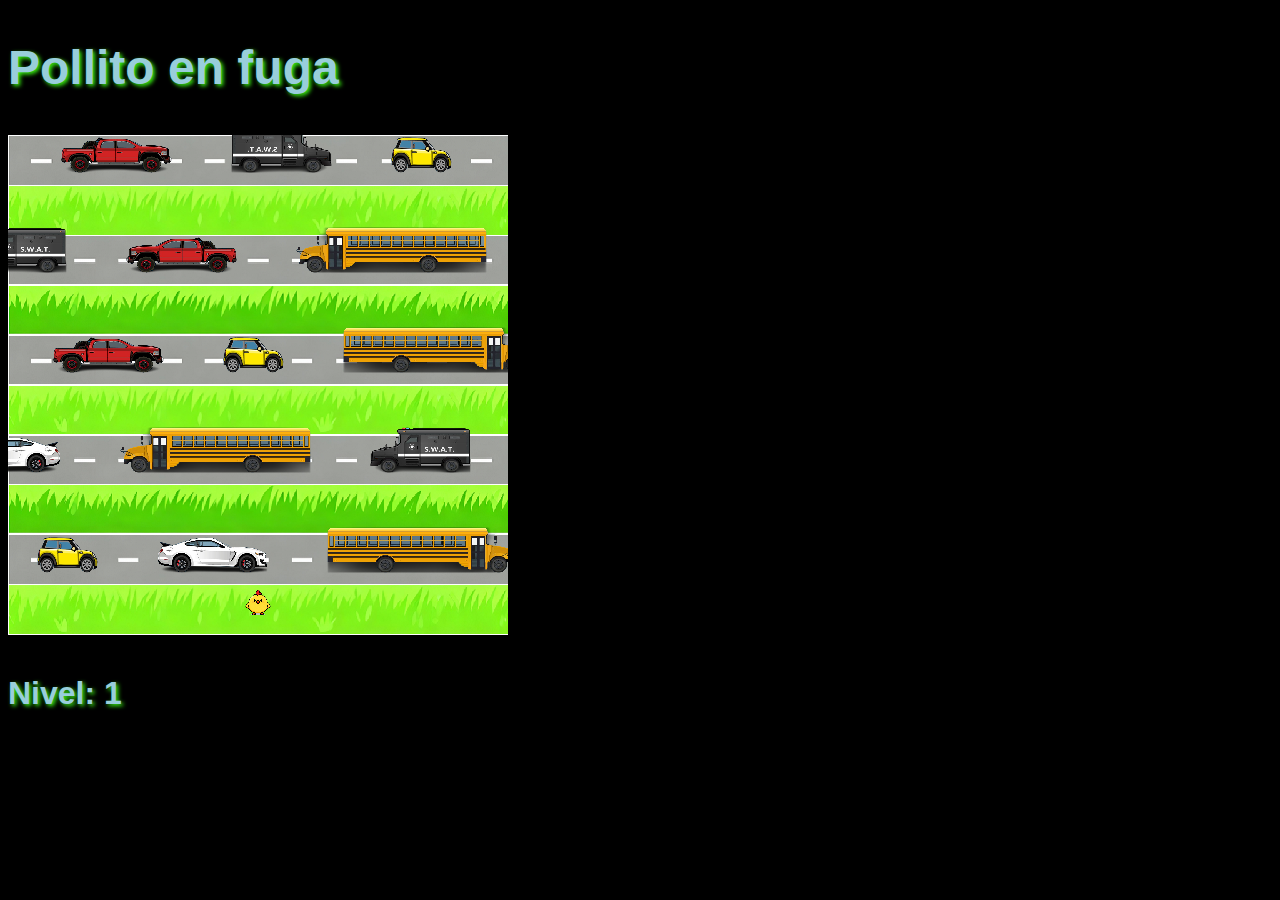
<file: Practica 4 Sprites WEBGL/Pollito en Fuga.html>
<!DOCTYPE html>
<html lang="es">
<head>
  <title>Practica 3</title>
  <meta http-equiv="content-type" content="text/html; charset=UTF-8">
  <style>
    body {
      background-color: black;
      color: rgb(153, 206, 219);
      font-family: Arial, sans-serif;
      font-size: 32px;
      font-weight: bold;
      text-shadow: 2px 2px 4px #37f311;
    }
  </style>
</head>
<body>
  <h2>Pollito en fuga</h2>
  <canvas id="webglcanvas" width="500" height="500"></canvas>
  <p>Nivel: <span id="puntos">1</span></p>

  <!-- Imágenes ocultas para los 5 tipos de autos -->
  <img src="imagenes/pollo.png" id="imgRana" hidden>
  <img src="imagenes/fondo.png" id="imgFondo" hidden>
  <img src="imagenes/auto1izq.png" id="imgAuto1Izq" hidden>
  <img src="imagenes/auto1der.png" id="imgAuto1Der" hidden>
  <img src="imagenes/auto2izq.png" id="imgAuto2Izq" hidden>
  <img src="imagenes/auto2der.png" id="imgAuto2Der" hidden>
  <img src="imagenes/auto3izq.png" id="imgAuto3Izq" hidden>
  <img src="imagenes/auto3der.png" id="imgAuto3Der" hidden>
  <img src="imagenes/auto4izq.png" id="imgAuto4Izq" hidden>
  <img src="imagenes/auto4der.png" id="imgAuto4Der" hidden>
  <img src="imagenes/auto5izq.png" id="imgAuto5Izq" hidden>
  <img src="imagenes/auto5der.png" id="imgAuto5Der" hidden>

  <script id="vs" type="vertex">
    #version 300 es
    uniform vec2 uDesplaza;
    uniform mat4 uMatrizProyeccion;
    layout(location = 0) in vec2 aVertices;
    layout(location = 1) in vec2 aCoordenadasDeTextura;
    out vec2 vCoordenadasDeTextura;
    void main() {
      vec2 vertices = aVertices + uDesplaza;
      vCoordenadasDeTextura = aCoordenadasDeTextura;
      gl_Position = uMatrizProyeccion * vec4(vertices, 0.0, 1.0);
    }
  </script>
  <script id="fs" type="fragment">
    #version 300 es
    precision mediump float;
    uniform sampler2D uTextura;
    in vec2 vCoordenadasDeTextura;
    out vec4 color;
    void main() {
      color = texture(uTextura, vCoordenadasDeTextura);
    }
  </script>
  <script>
    // -----
    function ortho(r, izq, der, abj, arr, cerca, lejos) {
      r[0]  = 2 / (der - izq); r[4]  = 0;               r[8]  = 0;                  r[12] = -(der + izq) / (der - izq);
      r[1]  = 0;               r[5]  = 2 / (arr - abj); r[9]  = 0;                  r[13] = -(arr + abj) / (arr - abj);
      r[2]  = 0;               r[6]  = 0;               r[10] = -2 / (lejos - cerca); r[14] = -(lejos + cerca) / (lejos - cerca);
      r[3]  = 0;               r[7]  = 0;               r[11] = 0;                  r[15] = 1;
    }
    function leeLaTextura(gl, id) {
      let codigo = gl.createTexture();
      gl.bindTexture(gl.TEXTURE_2D, codigo);
      gl.pixelStorei(gl.UNPACK_FLIP_Y_WEBGL, true);
      let img = document.getElementById(id);
      gl.texImage2D(gl.TEXTURE_2D, 0, gl.RGBA, gl.RGBA, gl.UNSIGNED_BYTE, img);
      gl.texParameteri(gl.TEXTURE_2D, gl.TEXTURE_MAG_FILTER, gl.NEAREST);
      gl.texParameteri(gl.TEXTURE_2D, gl.TEXTURE_MIN_FILTER, gl.NEAREST);
      gl.texParameteri(gl.TEXTURE_2D, gl.TEXTURE_WRAP_S, gl.CLAMP_TO_EDGE);
      gl.texParameteri(gl.TEXTURE_2D, gl.TEXTURE_WRAP_T, gl.CLAMP_TO_EDGE);
      gl.bindTexture(gl.TEXTURE_2D, null);
      return codigo;
    }
    // Config principales
    const AUTO_SIZE = {
      1: {ancho: 1.2, alto: 0.7},  // compacto
      2: {ancho: 3.8, alto: 0.9},  // bus
      3: {ancho: 2.2, alto: 0.7},  // blanco
      4: {ancho: 2.0, alto: 0.9},  // policia
      5: {ancho: 2.2, alto: 0.7}   // rojo
    };
    const RANA_ANCHO = 0.5, RANA_ALTO = 0.5;

    // -----
    let MatrizProyeccion = new Array(16);
    let uMatrizProyeccion, uDesplaza, uTextura;
    let sapoVAO, fondoVAO, autoVAO, autoPosBuffer, autoCoordBuffer;
    let canvas, gl;
    let puntuacion = 1;
    let velocidadBase = 0.03;
    let texturaRana, texturaFondo;
    let texturasAutos = {};
    let programa;
    
    // --- RANA con movimiento lateral
    const sapo = {
      x: -0.25, 
      y: -4.6, 
      ancho: RANA_ANCHO, 
      alto: RANA_ALTO, 
      saltando: false,
      moviendoLateral: false,
      saltoObjetivo: -4.6,
      movimientoObjetivoX: -0.25,
      velocidadSalto: 0.15,
      velocidadLateral: 0.12,
      
      reset() { 
        this.x = -0.25; 
        this.y = -4.6; 
        this.saltando = false;
        this.moviendoLateral = false;
        this.saltoObjetivo = -4.6;
        this.movimientoObjetivoX = -0.25;
      },
      
      saltar() {
        if (!this.saltando && !this.moviendoLateral) {
          this.saltoObjetivo = this.y + 1; 
          this.saltando = true;
        }
      },

      moverIzquierda() {
        if (!this.saltando && !this.moviendoLateral) {
          let nuevoX = this.x - 1;
          if (nuevoX >= -5) {
            this.movimientoObjetivoX = nuevoX;
            this.moviendoLateral = true;
          }
        }
      },

      moverDerecha() {
        if (!this.saltando && !this.moviendoLateral) {
          let nuevoX = this.x + 1;
          if (nuevoX + this.ancho <= 5) {
            this.movimientoObjetivoX = nuevoX;
            this.moviendoLateral = true;
          }
        }
      },
      
      actualizar() {
        // Actualizar salto vertical
        if (this.saltando) {
          if (this.y < this.saltoObjetivo) {
            this.y += this.velocidadSalto;
            if (this.y >= this.saltoObjetivo) { 
              this.y = this.saltoObjetivo; 
              this.saltando = false;
              
              // Verificar victoria al completar el salto
              if (this.y >= 5.4) {
                puntuacion++; 
                document.getElementById('puntos').textContent = puntuacion;
                velocidadBase *= 1.15;
                this.reset();
              }
            }
          }
        }

        // Actualizar movimiento lateral
        if (this.moviendoLateral) {
          let diferencia = this.movimientoObjetivoX - this.x;
          if (Math.abs(diferencia) > 0.01) {
            if (diferencia > 0) {
              this.x += this.velocidadLateral;
              if (this.x > this.movimientoObjetivoX) this.x = this.movimientoObjetivoX;
            } else {
              this.x -= this.velocidadLateral;
              if (this.x < this.movimientoObjetivoX) this.x = this.movimientoObjetivoX;
            }
          } else {
            this.x = this.movimientoObjetivoX;
            this.moviendoLateral = false;
          }
        }
      }
    };
    
    let autos = [];
    let tiempoTranscurrido = 0;
    
    function crearAutos() {
      autos = [];

      const v1 = velocidadBase;
      const v2 = velocidadBase * 1.1;
      const v3 = velocidadBase * 1.2;
      const v4 = velocidadBase * 0.9;
      const v5 = velocidadBase * 1.3;
      const espacio = 1.2;  // Espaciado entre autos (ajusta aquí)

      // FILA 1 (derecha) - tipos únicos
      let fila1 = [1, 3, 2, 4];
      let off = 0;
      fila1.forEach(tipo => {
        autos.push({tipo:tipo, sentido:'der', offset: off,     y:-3.75, velocidad:v1});
        off += AUTO_SIZE[tipo].ancho + espacio;
      });

      // FILA 2 (izquierda) - tipos únicos
      let fila2 = [4, 2, 3, 1];
      off = 0;
      fila2.forEach(tipo => {
        autos.push({tipo:tipo, sentido:'izq', offset: off,     y:-1.75, velocidad:-v2});
        off += AUTO_SIZE[tipo].ancho + espacio;
      });

      // FILA 3 (derecha) - tipos únicos
      let fila3 = [5, 1, 2, 4];
      off = 0;
      fila3.forEach(tipo => {
        autos.push({tipo:tipo, sentido:'der', offset: off,     y:0.25, velocidad:v3});
        off += AUTO_SIZE[tipo].ancho + espacio;
      });

      // FILA 4 (izquierda) - tipos únicos
      let fila4 = [2, 5, 4, 1];
      off = 0;
      fila4.forEach(tipo => {
        autos.push({tipo:tipo, sentido:'izq', offset: off,     y:2.25, velocidad:-v4});
        off += AUTO_SIZE[tipo].ancho + espacio;
      });

      // FILA 5 (derecha) - tipos únicos
      let fila5 = [5, 4, 1, 3];
      off = 0;
      fila5.forEach(tipo => {
        autos.push({tipo:tipo, sentido:'der', offset: off,     y:4.25, velocidad:v5});
        off += AUTO_SIZE[tipo].ancho + espacio;
      });
    }
  
    function actualizarAutos() {
      tiempoTranscurrido += 1;
      const ciclo = 14;
      
      autos.forEach(auto => {
        let as = AUTO_SIZE[auto.tipo];
        auto.ancho = as.ancho; 
        auto.alto = as.alto;
        
        if (auto.velocidad > 0) {
          let posicion = (auto.offset + auto.velocidad * tiempoTranscurrido) % ciclo;
          auto.x = -6 + posicion;
        } else {
          let posicion = (auto.offset + Math.abs(auto.velocidad) * tiempoTranscurrido) % ciclo;
          auto.x = 6 - posicion - auto.ancho;
        }
      });
    }
    
    function colisionSapoAuto() {
      const margen = 0.1;
      
      for (let auto of autos) {
        if (sapo.x + margen < auto.x + auto.ancho && 
            sapo.x + sapo.ancho - margen > auto.x &&
            sapo.y + margen < auto.y + auto.alto && 
            sapo.y + sapo.alto - margen > auto.y) {
          return true;
        }
      }
      return false;
    }
    
    function dentroSapo(x, y) {
      return x >= sapo.x && x <= sapo.x + sapo.ancho && 
             y >= sapo.y && y <= sapo.y + sapo.alto;
    }
    
    function dibujaFondo() {
      gl.activeTexture(gl.TEXTURE0);
      gl.bindTexture(gl.TEXTURE_2D, texturaFondo);
      gl.uniform1i(uTextura, 0);
      gl.bindVertexArray(fondoVAO);
      gl.uniform2f(uDesplaza, -5, -5);
      gl.drawArrays(gl.TRIANGLE_FAN, 0, 4);
      gl.bindVertexArray(null);
    }
    
    function dibujaAutos() {
      autos.forEach(auto => {
        gl.activeTexture(gl.TEXTURE0);
        let key = `auto${auto.tipo}${auto.sentido}`;
        gl.bindTexture(gl.TEXTURE_2D, texturasAutos[key]);
        gl.uniform1i(uTextura, 0);
        
        let vertices = [0, 0, auto.ancho, 0, auto.ancho, auto.alto, 0, auto.alto];
        gl.bindVertexArray(autoVAO);
        gl.bindBuffer(gl.ARRAY_BUFFER, autoPosBuffer);
        gl.bufferData(gl.ARRAY_BUFFER, new Float32Array(vertices), gl.STREAM_DRAW);
        gl.uniform2f(uDesplaza, auto.x, auto.y);
        gl.drawArrays(gl.TRIANGLE_FAN, 0, 4);
      });
      gl.bindVertexArray(null);
    }
    
    function dibujaRana() {
      gl.activeTexture(gl.TEXTURE0);
      gl.bindTexture(gl.TEXTURE_2D, texturaRana);
      gl.uniform1i(uTextura, 0);
      gl.bindVertexArray(sapoVAO);
      gl.uniform2f(uDesplaza, sapo.x, sapo.y);
      gl.drawArrays(gl.TRIANGLE_FAN, 0, 4);
      gl.bindVertexArray(null);
    }
    
    function dibuja() {
      gl.clear(gl.COLOR_BUFFER_BIT);
      
      sapo.actualizar();
      actualizarAutos();
      
      if (colisionSapoAuto()) {
        alert("¡Fin del juego! Llegaste al Nivel " + puntuacion);
        puntuacion = 1; 
        velocidadBase = 0.03;
        document.getElementById('puntos').textContent = puntuacion;
        sapo.reset(); 
        tiempoTranscurrido = 0;
        crearAutos();
      }
      
      dibujaFondo();
      dibujaAutos();
      dibujaRana();
      
      requestAnimationFrame(dibuja);
    }
    
    function main() {
      canvas = document.getElementById("webglcanvas");
      gl = canvas.getContext("webgl2");
      gl.enable(gl.BLEND);
      gl.blendFunc(gl.SRC_ALPHA, gl.ONE_MINUS_SRC_ALPHA);
      gl.viewport(0, 0, gl.canvas.width, gl.canvas.height);

      let vs = gl.createShader(gl.VERTEX_SHADER);
      gl.shaderSource(vs, document.getElementById("vs").text.trim());
      gl.compileShader(vs);
      let fs = gl.createShader(gl.FRAGMENT_SHADER);
      gl.shaderSource(fs, document.getElementById("fs").text.trim());
      gl.compileShader(fs);
      programa = gl.createProgram();
      gl.attachShader(programa, vs); 
      gl.attachShader(programa, fs);
      gl.linkProgram(programa);
      gl.useProgram(programa);

      // VAO y buffer para auto
      autoVAO = gl.createVertexArray();
      gl.bindVertexArray(autoVAO);
      autoPosBuffer = gl.createBuffer();
      gl.bindBuffer(gl.ARRAY_BUFFER, autoPosBuffer);
      gl.bufferData(gl.ARRAY_BUFFER, new Float32Array([0,0,1,0,1,1,0,1]), gl.STREAM_DRAW);
      gl.vertexAttribPointer(0, 2, gl.FLOAT, false, 0, 0); 
      gl.enableVertexAttribArray(0);
      autoCoordBuffer = gl.createBuffer();
      gl.bindBuffer(gl.ARRAY_BUFFER, autoCoordBuffer);
      gl.bufferData(gl.ARRAY_BUFFER, new Float32Array([0, 0, 1, 0, 1, 1, 0, 1]), gl.STATIC_DRAW);
      gl.vertexAttribPointer(1, 2, gl.FLOAT, false, 0, 0); 
      gl.enableVertexAttribArray(1);
      gl.bindVertexArray(null);

      // VAO rana
      let verticesSapo = [0, 0, RANA_ANCHO, 0, RANA_ANCHO, RANA_ALTO, 0, RANA_ALTO];
      let coordsSapo   = [0, 0, 1, 0, 1, 1, 0, 1];
      sapoVAO = gl.createVertexArray();
      gl.bindVertexArray(sapoVAO);
      let bufferSapo = gl.createBuffer();
      gl.bindBuffer(gl.ARRAY_BUFFER, bufferSapo);
      gl.bufferData(gl.ARRAY_BUFFER, new Float32Array(verticesSapo), gl.STATIC_DRAW);
      gl.vertexAttribPointer(0, 2, gl.FLOAT, false, 0, 0); 
      gl.enableVertexAttribArray(0);
      let bufferSapoCoords = gl.createBuffer();
      gl.bindBuffer(gl.ARRAY_BUFFER, bufferSapoCoords);
      gl.bufferData(gl.ARRAY_BUFFER, new Float32Array(coordsSapo), gl.STATIC_DRAW);
      gl.vertexAttribPointer(1, 2, gl.FLOAT, false, 0, 0); 
      gl.enableVertexAttribArray(1);
      gl.bindVertexArray(null);

      // Fondo
      let verticesFondo = [0, 0, 10, 0, 10, 10, 0, 10];
      let coordsFondo = [0, 0, 1, 0, 1, 1, 0, 1];
      fondoVAO = gl.createVertexArray(); 
      gl.bindVertexArray(fondoVAO);
      let bufferFondo = gl.createBuffer();
      gl.bindBuffer(gl.ARRAY_BUFFER, bufferFondo);
      gl.bufferData(gl.ARRAY_BUFFER, new Float32Array(verticesFondo), gl.STATIC_DRAW);
      gl.vertexAttribPointer(0, 2, gl.FLOAT, false, 0, 0); 
      gl.enableVertexAttribArray(0);
      let bufferFondoCoords = gl.createBuffer();
      gl.bindBuffer(gl.ARRAY_BUFFER, bufferFondoCoords);
      gl.bufferData(gl.ARRAY_BUFFER, new Float32Array(coordsFondo), gl.STATIC_DRAW);
      gl.vertexAttribPointer(1, 2, gl.FLOAT, false, 0, 0); 
      gl.enableVertexAttribArray(1);
      gl.bindVertexArray(null);

      uMatrizProyeccion = gl.getUniformLocation(programa, "uMatrizProyeccion");
      uDesplaza = gl.getUniformLocation(programa, "uDesplaza");
      uTextura  = gl.getUniformLocation(programa, "uTextura");
      ortho(MatrizProyeccion, -5, 5, -5, 5, -1, 1);
      gl.uniformMatrix4fv(uMatrizProyeccion, false, MatrizProyeccion);
      gl.clearColor(0, 0, 0, 1);

      for(let i=1; i<=5; i++) {
        texturasAutos[`auto${i}izq`] = leeLaTextura(gl, `imgAuto${i}Izq`);
        texturasAutos[`auto${i}der`] = leeLaTextura(gl, `imgAuto${i}Der`);
      }
      texturaRana = leeLaTextura(gl, "imgRana");
      texturaFondo = leeLaTextura(gl, "imgFondo");
      
      crearAutos();
      
      canvas.addEventListener('click', e => {
        const rect = canvas.getBoundingClientRect();
        const xCanvas = ((e.clientX - rect.left) / rect.width) * 2 - 1;
        const yCanvas = -(((e.clientY - rect.top) / rect.height) * 2 - 1);
        const xMundo = xCanvas * 5;
        const yMundo = yCanvas * 5;
        if (dentroSapo(xMundo, yMundo)) sapo.saltar();
      });
      
      document.addEventListener('keydown', e => {
        if (e.code === 'Space' || e.key === ' ' || e.code === 'ArrowUp') { 
          e.preventDefault(); 
          sapo.saltar(); 
        } else if (e.code === 'ArrowLeft') {
          e.preventDefault();
          sapo.moverIzquierda();
        } else if (e.code === 'ArrowRight') {
          e.preventDefault();
          sapo.moverDerecha();
        }
      });
      
      dibuja();
    }
    
    window.onload = main;
  </script>
</body>
</html>
</file>
